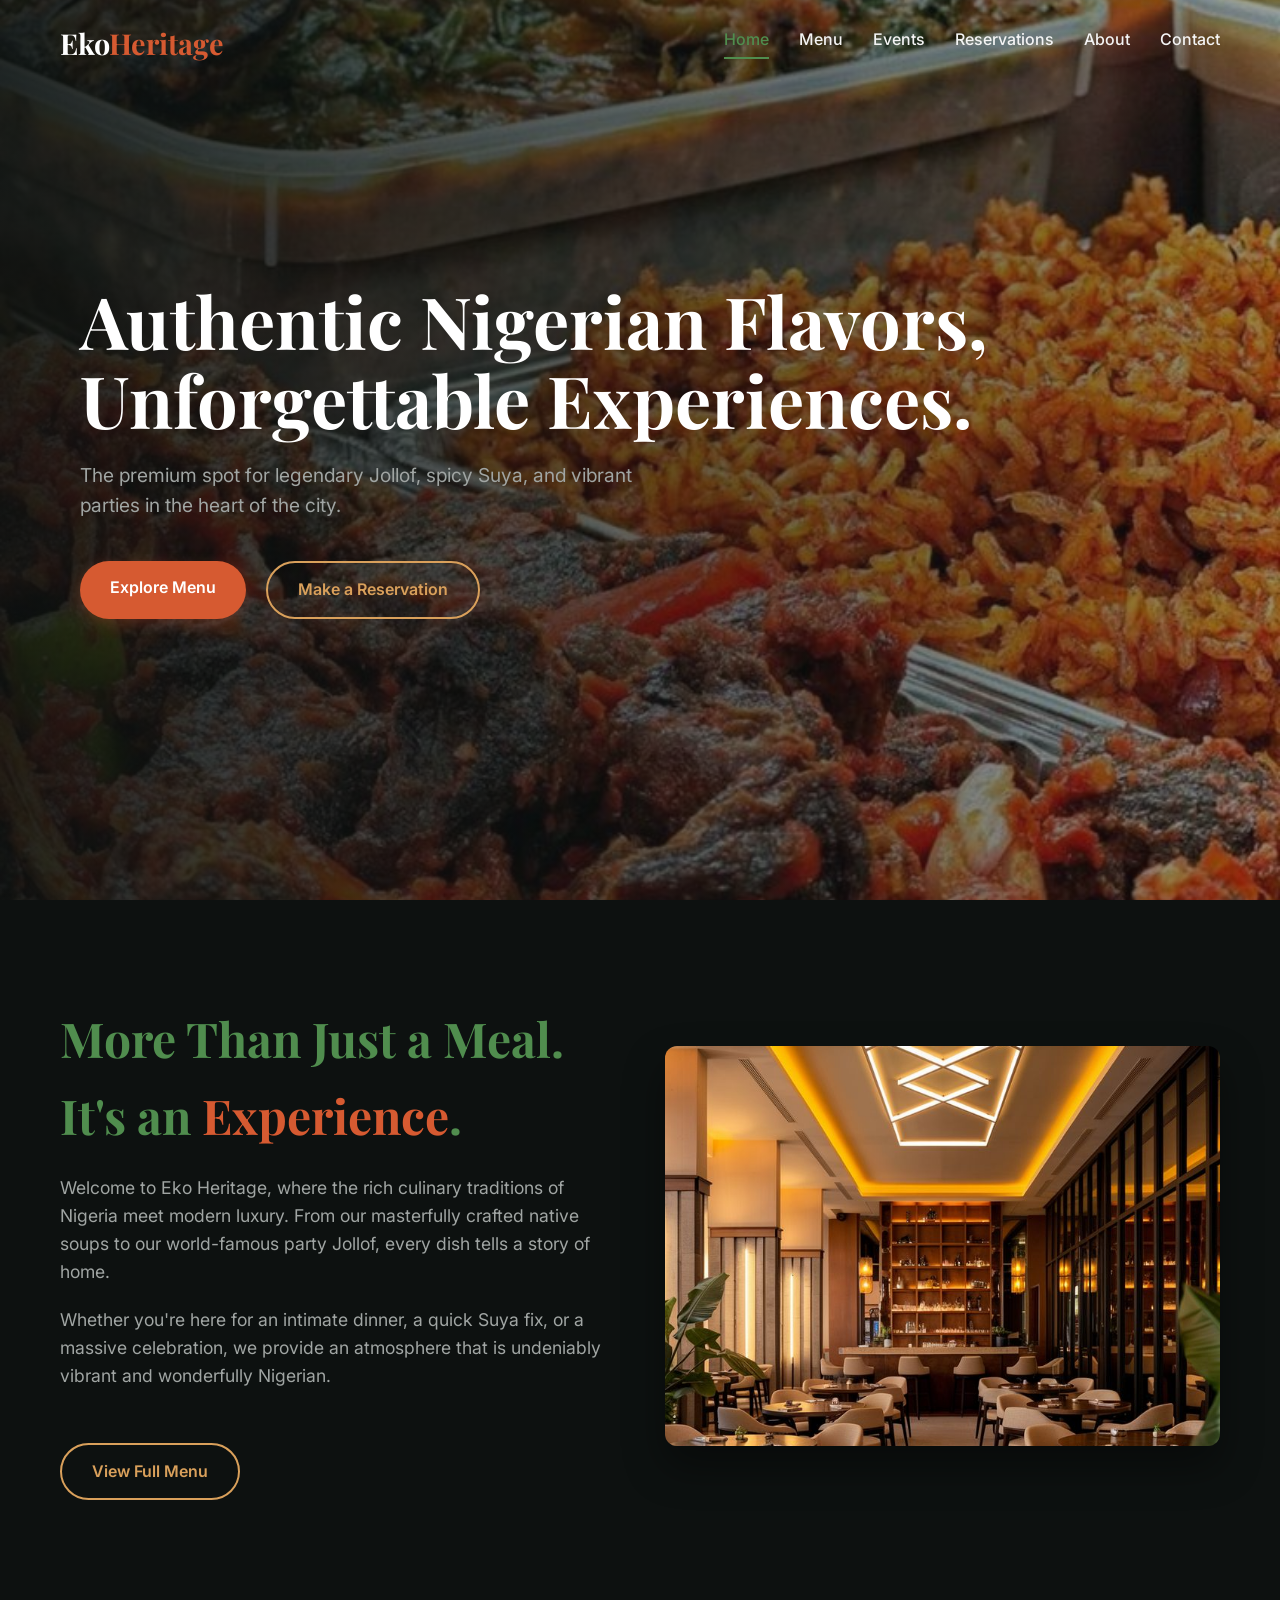
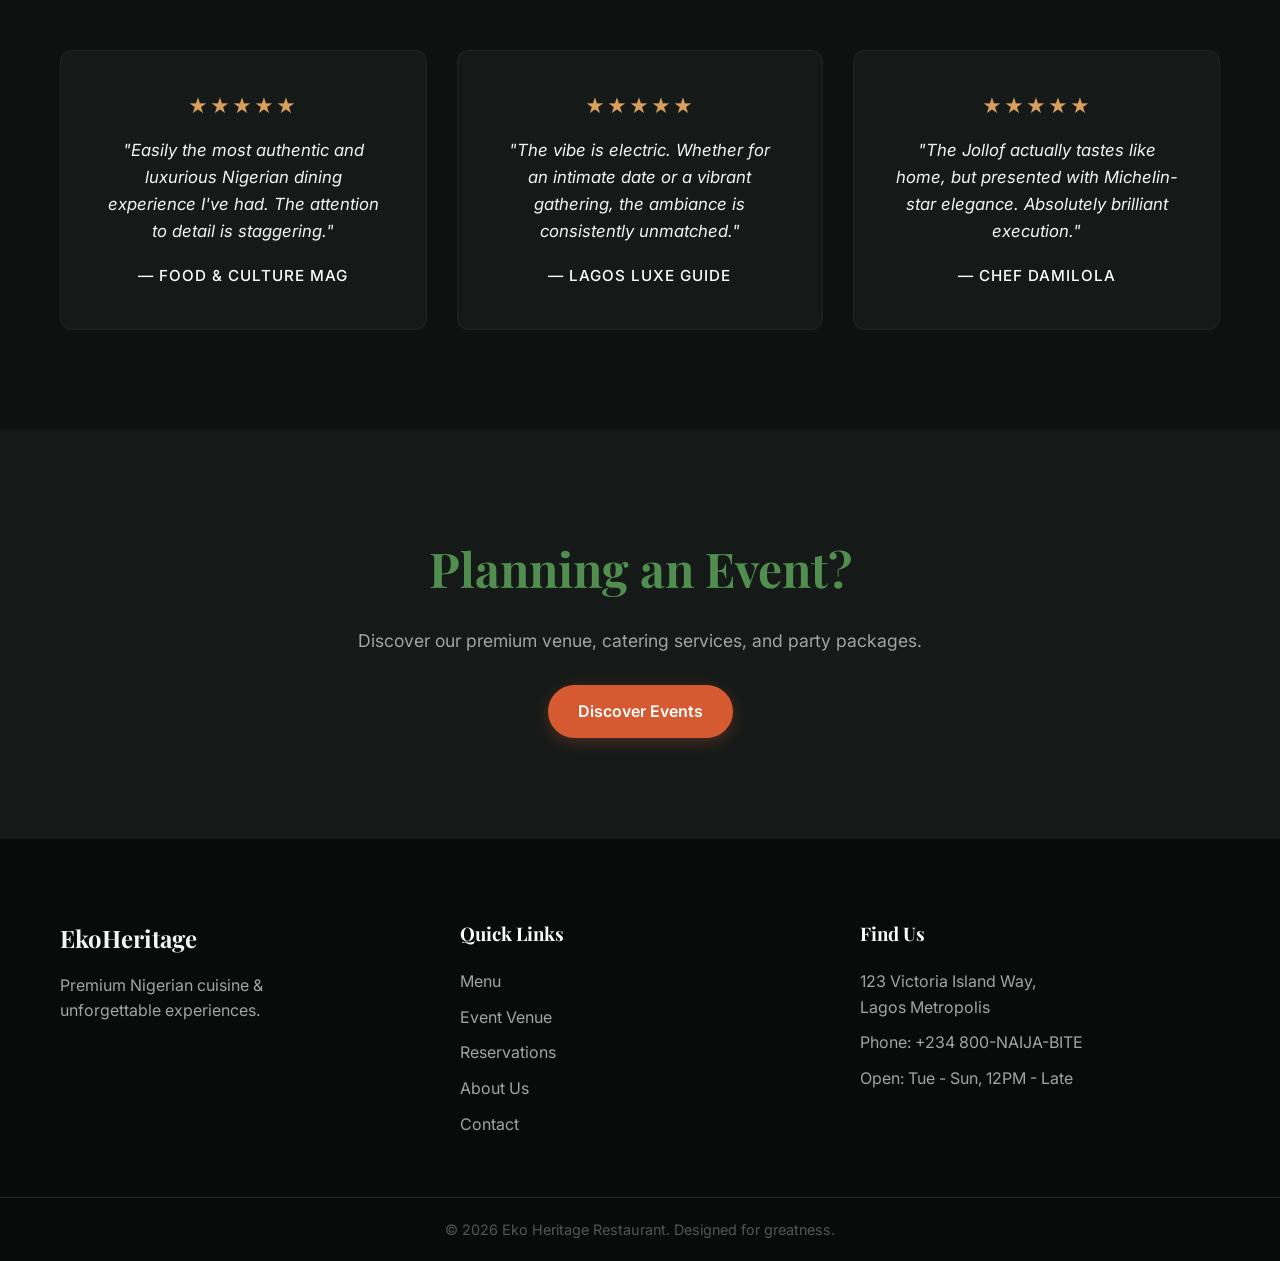
<file: index.html>
﻿<!DOCTYPE html>
<html lang="en">

<head>
    <meta charset="UTF-8">
    <meta name="viewport" content="width=device-width, initial-scale=1.0">
    <title>Eko Heritage | Premium Nigerian Restaurant & Lounge</title>

    <!-- Google Fonts -->
    <link rel="preconnect" href="https://fonts.googleapis.com">
    <link rel="preconnect" href="https://fonts.gstatic.com" crossorigin>
    <link
        href="https://fonts.googleapis.com/css2?family=Inter:wght@300;400;500;600&family=Playfair+Display:ital,wght@0,400;0,600;0,700;1,400&display=swap"
        rel="stylesheet">

    <!-- Styles -->
    <link rel="stylesheet" href="styles.css">
</head>

<body>

    <!-- Navigation -->
    <nav class="navbar" id="navbar">
        <div class="nav-container">
            <a href="index.html" class="logo">Eko<span>Heritage</span></a>

            <div class="nav-links">
                <a href="index.html" class="active">Home</a>
                <a href="menu.html">Menu</a>
                <a href="events.html">Events</a>
                <a href="reservations.html">Reservations</a>
                <a href="track-order.html" id="navActivityLink">My Activity</a>
                <a href="about.html">About</a>
                <a href="contact.html">Contact</a>
            </div>

            <div class="hamburger" id="hamburger">
                <span></span>
                <span></span>
                <span></span>
            </div>
        </div>
    </nav>

    <div class="mobile-menu" id="mobile-menu">
        <a href="index.html">Home</a>
        <a href="menu.html">Menu</a>
        <a href="events.html">Events</a>
        <a href="reservations.html">Reservations</a>
        <a href="track-order.html" id="mobileActivityLink">My Activity</a>
        <a href="about.html">About</a>
        <a href="contact.html">Contact</a>
    </div>

    <!-- Hero Section -->
    <section class="hero" id="home">
        <img src="images/herobackround.jpg" alt="Hero Background" class="hero-bg">
        <div class="hero-overlay"></div>
        <div class="hero-content reveal">
            <h1>Authentic Nigerian Flavors,<br>Unforgettable Experiences.</h1>
            <p>The premium spot for legendary Jollof, spicy Suya, and vibrant parties in the heart of the city.</p>
            <div class="hero-buttons">
                <a href="menu.html" class="btn btn-primary">Explore Menu</a>
                <a href="reservations.html" class="btn btn-outline">Make a Reservation</a>
            </div>
        </div>
    </section>

    <!-- About / Vibe Section -->
    <section class="about section" id="about">
        <div class="container layout-grid">
            <div class="about-text reveal fade-left">
                <h2 class="section-title">More Than Just a Meal.<br>It's an <span class="highlight">Experience</span>.
                </h2>
                <p>Welcome to Eko Heritage, where the rich culinary traditions of Nigeria meet modern luxury. From our
                    masterfully crafted native soups to our world-famous party Jollof, every dish tells a story of home.
                </p>
                <p>Whether you're here for an intimate dinner, a quick Suya fix, or a massive celebration, we provide an
                    atmosphere that is undeniably vibrant and wonderfully Nigerian.</p>
                <a href="menu.html" class="btn btn-outline mt-4">View Full Menu</a>
            </div>
            <div class="about-image-wrapper reveal fade-right">
                <!-- ADD YOUR RESTAURANT INTERIOR OR VIBE IMAGE HERE -->
                <img src="images/resturantinterior.jpg" alt="Restaurant Interior" class="image-box">
            </div>
        </div>
    </section>

    <!-- Reviews Section -->
    <section class="section" style="padding-top: 50px;">
        <div class="container" style="text-align: center;">
            <div class="reveal fade-up">
                <div style="display: grid; grid-template-columns: repeat(auto-fit, minmax(300px, 1fr)); gap: 30px;">
                    <div style="background: var(--bg-card); padding: 40px; border-radius: var(--radius); border: 1px solid rgba(255,255,255,0.05); transition: transform 0.3s ease;" onmouseover="this.style.transform='translateY(-5px)'" onmouseout="this.style.transform='translateY(0)'">
                        <div style="color: var(--secondary-color); font-size: 1.2rem; margin-bottom: 15px; letter-spacing: 2px;">★★★★★</div>
                        <p style="font-size: 1.05rem; font-style: italic; margin-bottom: 20px; line-height: 1.6;">"Easily the most authentic and luxurious Nigerian dining experience I've had. The attention to detail is staggering."</p>
                        <h4 style="color: #fff; font-family: var(--font-body); font-weight: 500; font-size: 0.95rem; text-transform: uppercase; letter-spacing: 1px;">— Food & Culture Mag</h4>
                    </div>
                    <div style="background: var(--bg-card); padding: 40px; border-radius: var(--radius); border: 1px solid rgba(255,255,255,0.05); transition: transform 0.3s ease;" onmouseover="this.style.transform='translateY(-5px)'" onmouseout="this.style.transform='translateY(0)'">
                        <div style="color: var(--secondary-color); font-size: 1.2rem; margin-bottom: 15px; letter-spacing: 2px;">★★★★★</div>
                        <p style="font-size: 1.05rem; font-style: italic; margin-bottom: 20px; line-height: 1.6;">"The vibe is electric. Whether for an intimate date or a vibrant gathering, the ambiance is consistently unmatched."</p>
                        <h4 style="color: #fff; font-family: var(--font-body); font-weight: 500; font-size: 0.95rem; text-transform: uppercase; letter-spacing: 1px;">— Lagos Luxe Guide</h4>
                    </div>
                    <div style="background: var(--bg-card); padding: 40px; border-radius: var(--radius); border: 1px solid rgba(255,255,255,0.05); transition: transform 0.3s ease;" onmouseover="this.style.transform='translateY(-5px)'" onmouseout="this.style.transform='translateY(0)'">
                        <div style="color: var(--secondary-color); font-size: 1.2rem; margin-bottom: 15px; letter-spacing: 2px;">★★★★★</div>
                        <p style="font-size: 1.05rem; font-style: italic; margin-bottom: 20px; line-height: 1.6;">"The Jollof actually tastes like home, but presented with Michelin-star elegance. Absolutely brilliant execution."</p>
                        <h4 style="color: #fff; font-family: var(--font-body); font-weight: 500; font-size: 0.95rem; text-transform: uppercase; letter-spacing: 1px;">— Chef Damilola</h4>
                    </div>
                </div>
            </div>
        </div>
    </section>

    <!-- Teaser Section (Replaces full sections) -->
    <section class="teaser section" style="background-color: var(--bg-card); text-align: center;">
        <div class="container reveal fade-up">
            <h2 class="section-title">Planning an Event?</h2>
            <p style="color: var(--text-muted); margin-bottom: 30px; font-size: 1.1rem;">Discover our premium venue,
                catering services, and party packages.</p>
            <a href="events.html" class="btn btn-primary">Discover Events</a>
        </div>
    </section>

    <!-- Footer -->
    <footer class="footer">
        <div class="container footer-grid">
            <div class="footer-brand">
                <h2>Eko<span>Heritage</span></h2>
                <p>Premium Nigerian cuisine & unforgettable experiences.</p>
            </div>

            <div class="footer-links">
                <h3>Quick Links</h3>
                <a href="menu.html">Menu</a>
                <a href="events.html">Event Venue</a>
                <a href="reservations.html">Reservations</a>
                <a href="about.html">About Us</a>
                <a href="contact.html">Contact</a>
            </div>

            <div class="footer-contact">
                <h3>Find Us</h3>
                <p>123 Victoria Island Way,<br>Lagos Metropolis</p>
                <p>Phone: +234 800-NAIJA-BITE</p>
                <p>Open: Tue - Sun, 12PM - Late</p>
            </div>
        </div>
        <div class="footer-bottom">
            <p>&copy; 2026 Eko Heritage Restaurant. Designed for greatness.</p>
        </div>
    </footer>

    <!-- Script -->
    <script src="script.js"></script>
</body>

</html>
</file>
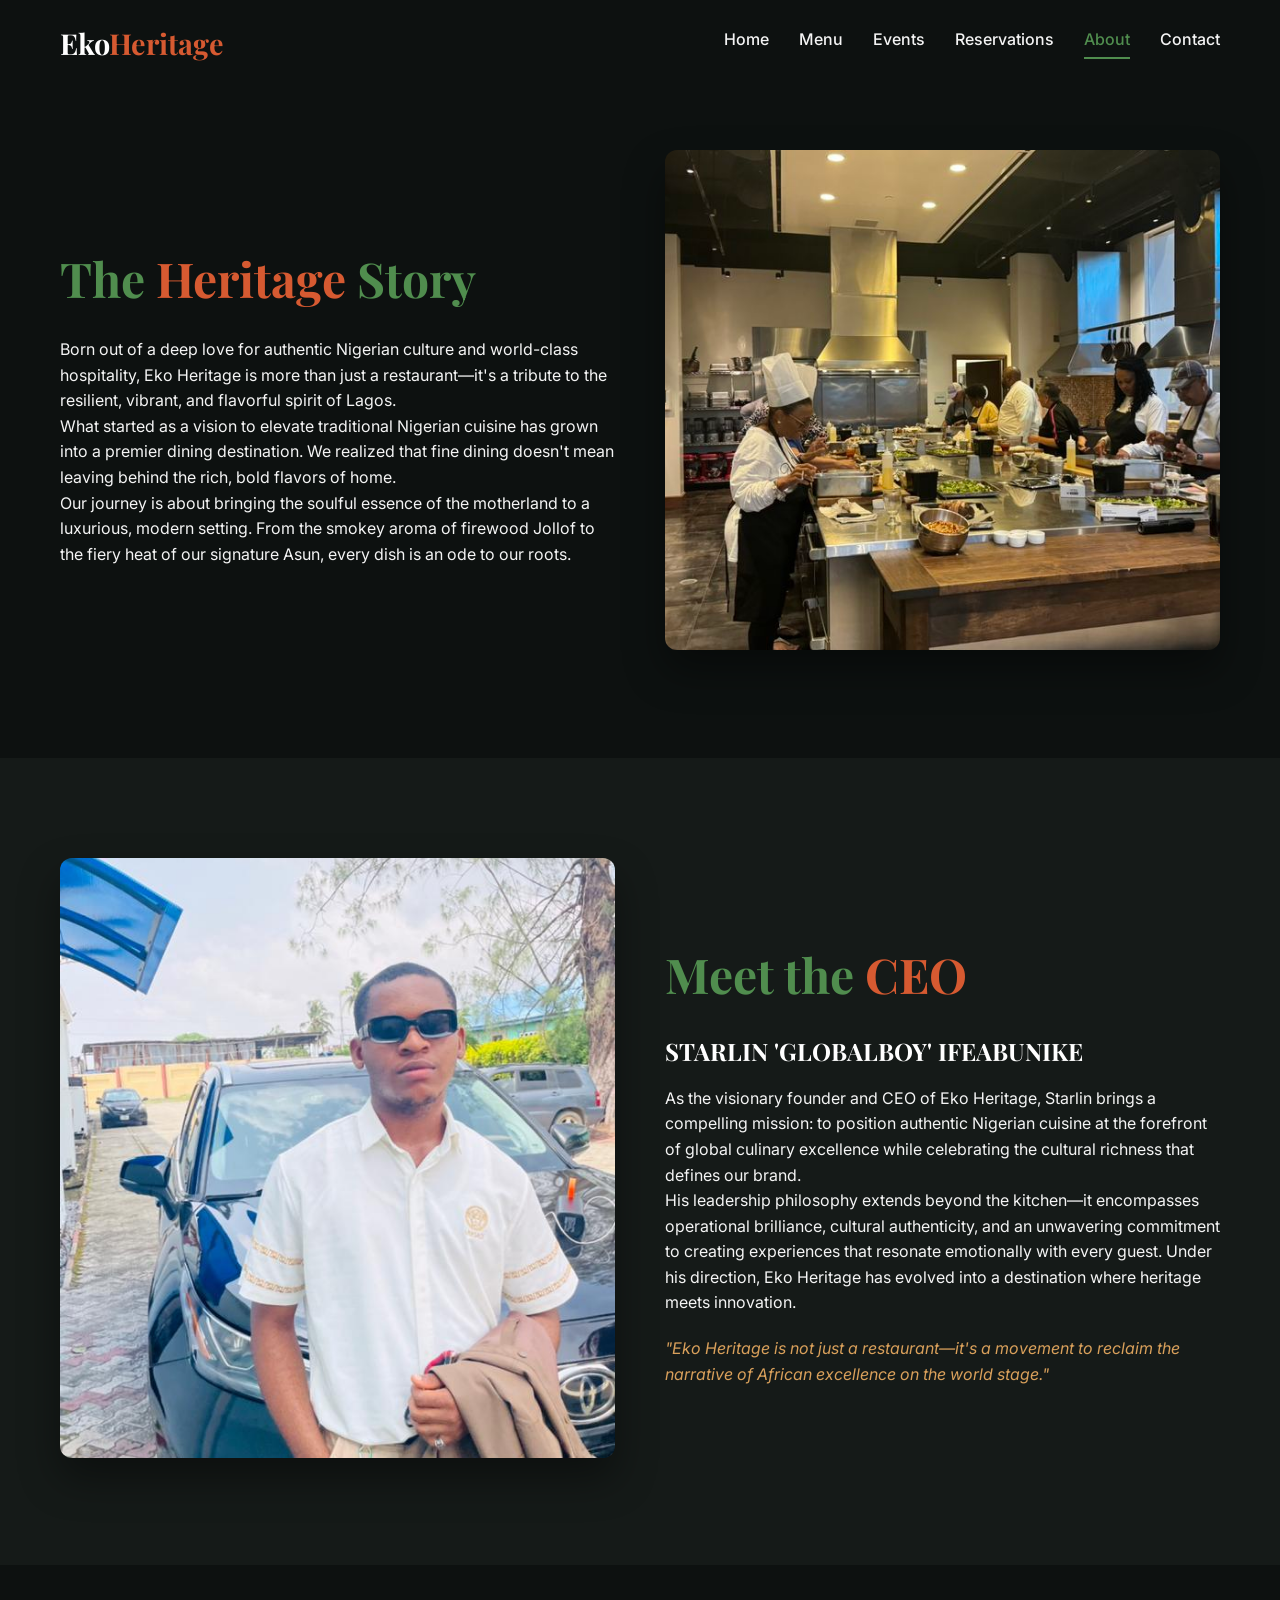
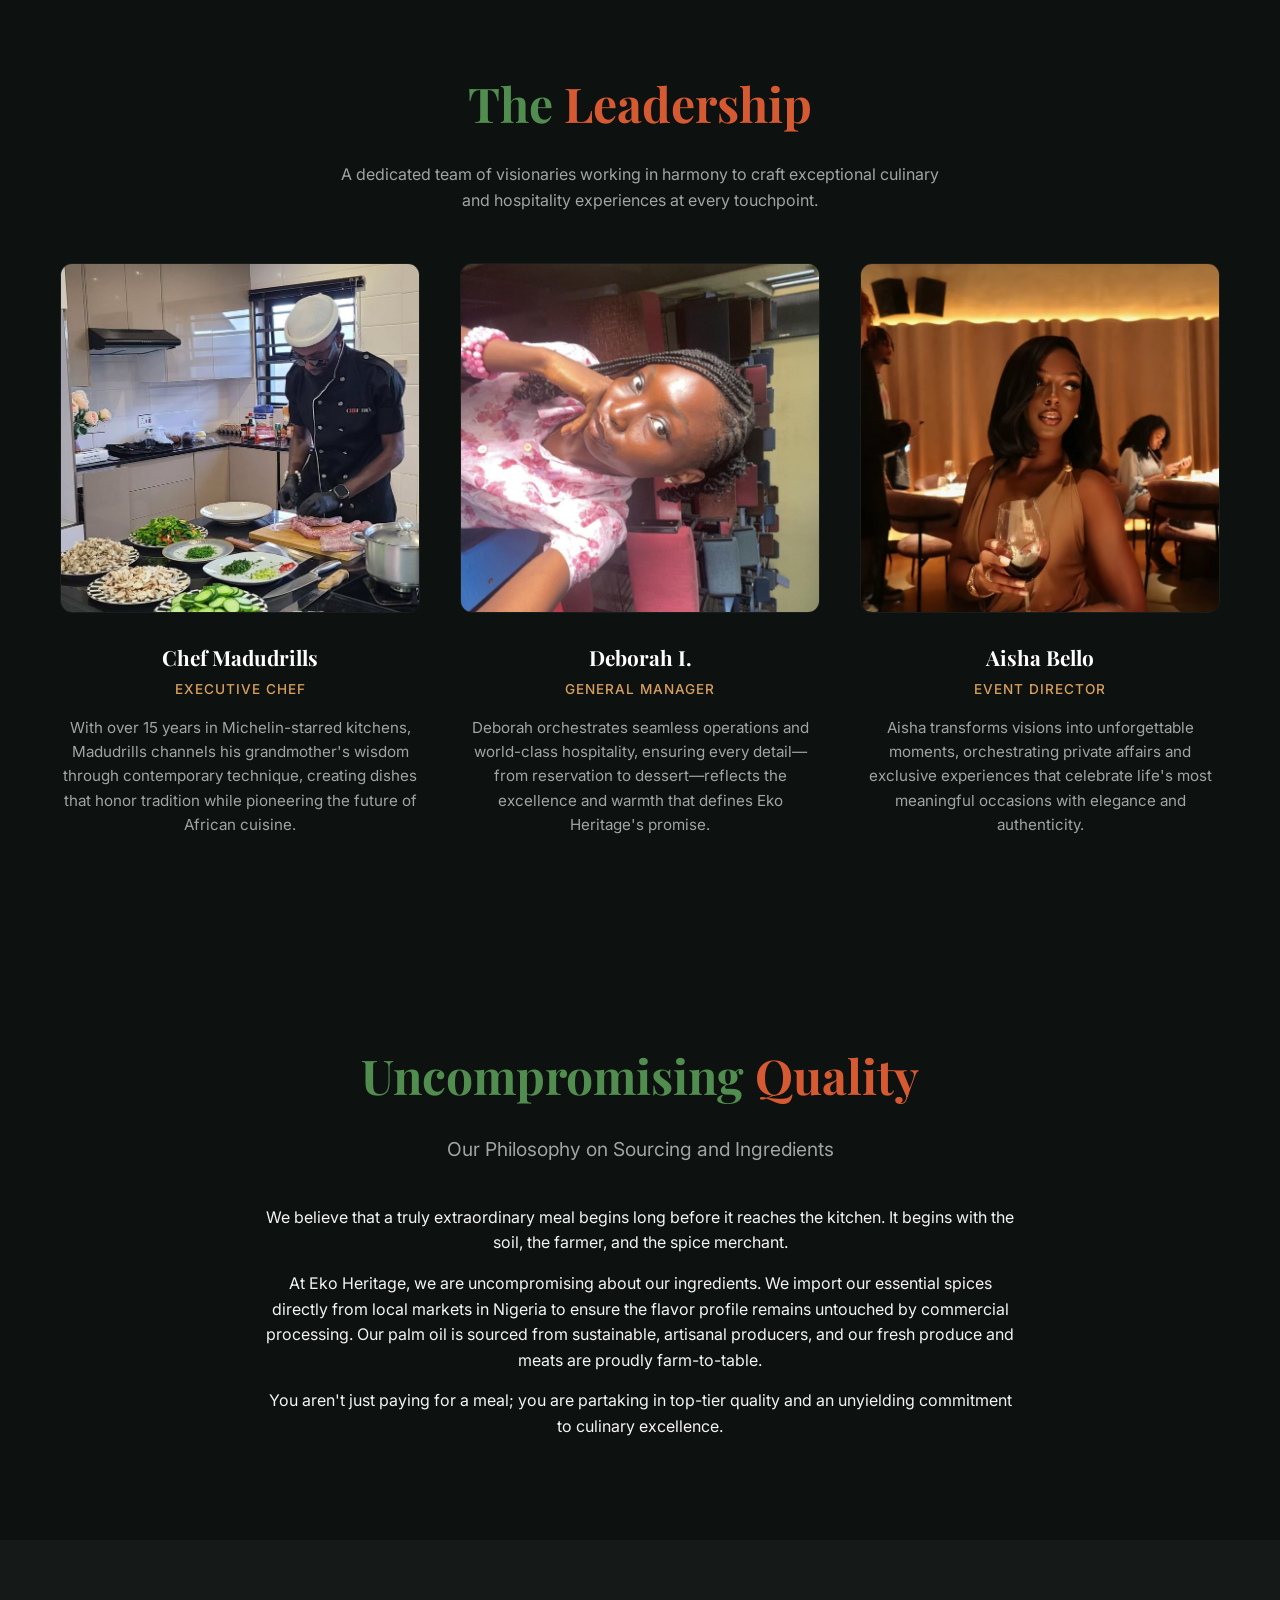
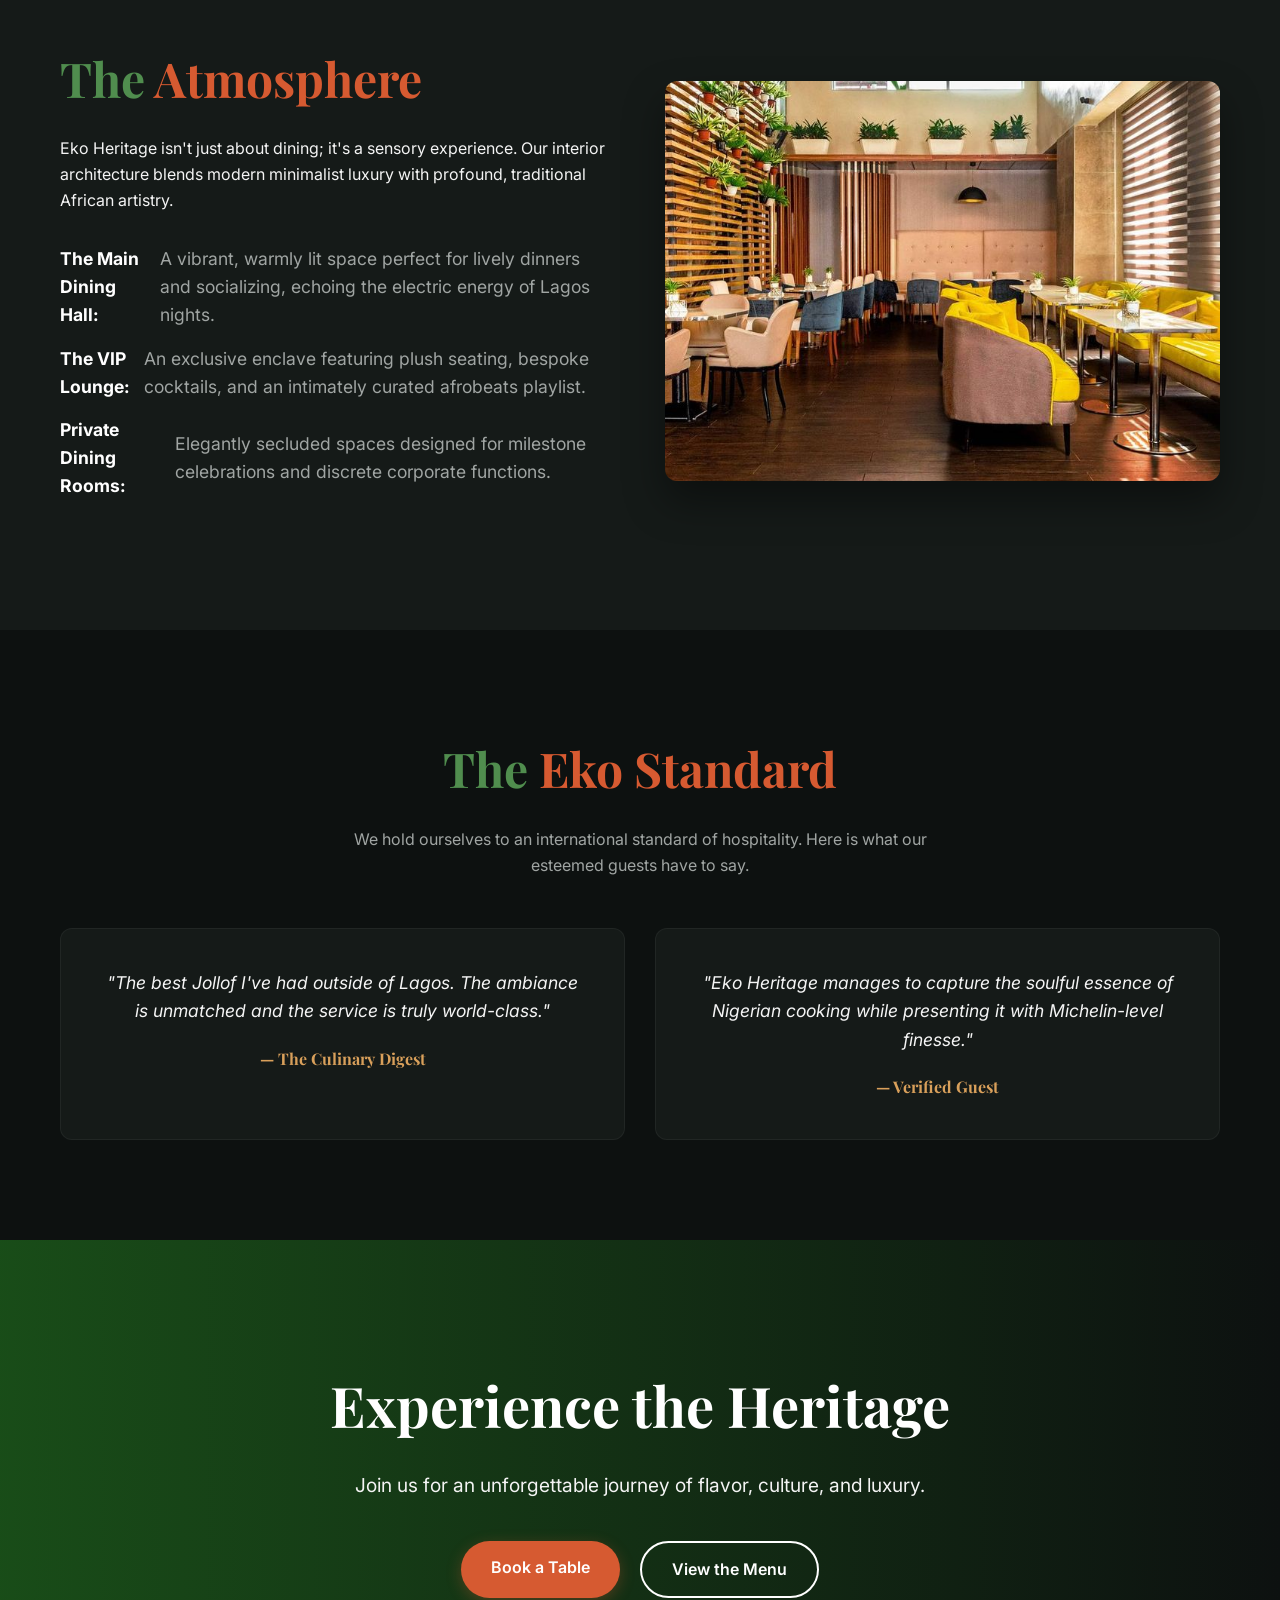
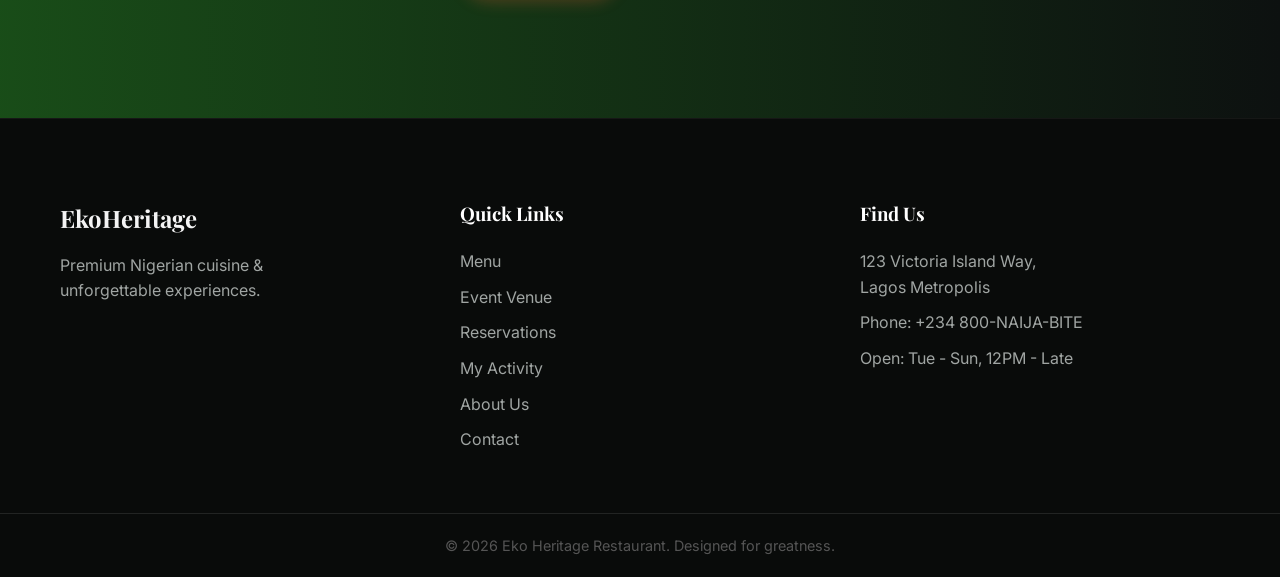
<file: about.html>
<!DOCTYPE html>
<html lang="en">
<head>
    <meta charset="UTF-8">
    <meta name="viewport" content="width=device-width, initial-scale=1.0">
    <title>About Us | Eko Heritage</title>
    <link rel="preconnect" href="https://fonts.googleapis.com">
    <link rel="preconnect" href="https://fonts.gstatic.com" crossorigin>
    <link href="https://fonts.googleapis.com/css2?family=Inter:wght@300;400;500;600&family=Playfair+Display:ital,wght@0,400;0,600;0,700;1,400&display=swap" rel="stylesheet">
    <link rel="stylesheet" href="styles.css">
</head>
<body>
    <!-- Navigation -->
    <nav class="navbar scrolled" id="navbar">
        <div class="nav-container">
            <a href="index.html" class="logo">Eko<span>Heritage</span></a>
            
            <div class="nav-links">
                <a href="index.html">Home</a>
                <a href="menu.html">Menu</a>
                <a href="events.html">Events</a>
                <a href="reservations.html">Reservations</a>
                <a href="track-order.html" id="navActivityLink">My Activity</a>
                <a href="about.html" class="active">About</a>
                <a href="contact.html">Contact</a>
            </div>
            
            <div class="hamburger" id="hamburger">
                <span></span>
                <span></span>
                <span></span>
            </div>
        </div>
    </nav>
    
    <!-- Mobile Menu -->
    <div class="mobile-menu" id="mobile-menu">
        <a href="index.html">Home</a>
        <a href="menu.html">Menu</a>
        <a href="events.html">Events</a>
        <a href="reservations.html">Reservations</a>
        <a href="track-order.html" id="mobileActivityLink">My Activity</a>
        <a href="about.html">About</a>
        <a href="contact.html">Contact</a>
    </div>

    <!-- 1. Our Story Section -->
    <section class="section subpage-top" id="story">
        <div class="container layout-grid">
            <div class="reveal fade-right">
                <h2 class="section-title">The <span class="highlight">Heritage</span> Story</h2>
                <p>Born out of a deep love for authentic Nigerian culture and world-class hospitality, Eko Heritage is more than just a restaurant—it's a tribute to the resilient, vibrant, and flavorful spirit of Lagos.</p>
                <p>What started as a vision to elevate traditional Nigerian cuisine has grown into a premier dining destination. We realized that fine dining doesn't mean leaving behind the rich, bold flavors of home.</p>
                <p>Our journey is about bringing the soulful essence of the motherland to a luxurious, modern setting. From the smokey aroma of firewood Jollof to the fiery heat of our signature Asun, every dish is an ode to our roots.</p>
            </div>
            <div class="reveal fade-left">
                <!-- ADD YOUR STORY IMAGE HERE -->
                <img src="images/storyvisionary.jpg" alt="The Eko Heritage Story" class="image-box" style="height: 500px;">
            </div>
        </div>
    </section>

    <!-- 2. Meet the CEO Section -->
    <section class="section" id="chef" style="background-color: var(--bg-card);">
        <div class="container layout-grid">
            <div class="reveal fade-right" style="order: 2;">
                <h2 class="section-title">Meet the <span class="highlight">CEO</span></h2>
                <h3 style="font-size: 1.5rem; margin-bottom: 15px; color: #fff;">STARLIN 'GLOBALBOY' IFEABUNIKE</h3>
                <p>As the visionary founder and CEO of Eko Heritage, Starlin brings a compelling mission: to position authentic Nigerian cuisine at the forefront of global culinary excellence while celebrating the cultural richness that defines our brand.</p>
                <p>His leadership philosophy extends beyond the kitchen—it encompasses operational brilliance, cultural authenticity, and an unwavering commitment to creating experiences that resonate emotionally with every guest. Under his direction, Eko Heritage has evolved into a destination where heritage meets innovation.</p>
                <p style="font-style: italic; color: var(--secondary-color); margin-top: 20px;">"Eko Heritage is not just a restaurant—it's a movement to reclaim the narrative of African excellence on the world stage."</p>
            </div>
            <div class="reveal fade-left" style="order: 1;">
                <!-- CEO PORTRAIT -->
                <img src="images/starlinavatar.jpeg" alt="STARLIN 'GLOBALBOY' IFEABUNIKE - CEO" class="image-box" style="height: 600px;">
            </div>
        </div>
    </section>

    <!-- Leadership Team Section -->
    <section class="section" id="team" style="background-color: var(--bg-dark);">
        <div class="container" style="text-align: center;">
            <div class="reveal fade-up">
                <h2 class="section-title">The <span class="highlight">Leadership</span></h2>
                <p style="max-width: 600px; margin: 0 auto 50px; color: var(--text-muted);">A dedicated team of visionaries working in harmony to craft exceptional culinary and hospitality experiences at every touchpoint.</p>
                
                <div style="display: grid; grid-template-columns: repeat(auto-fit, minmax(280px, 1fr)); gap: 40px; margin-top: 40px;">
                    <!-- Team Member 1: Chef -->
                    <div style="background: transparent; transition: transform 0.3s ease;" onmouseover="this.style.transform='translateY(-5px)'" onmouseout="this.style.transform='translateY(0)'">
                        <img src="images/CHEFSWAG.jpg" alt="Executive Chef" style="width: 100%; height: 350px; object-fit: cover; border-radius: var(--radius); margin-bottom: 20px; border: 1px solid rgba(255,255,255,0.05);">
                        <h3 style="color: #fff; font-size: 1.3rem; margin-bottom: 5px; font-family: var(--font-heading);">Chef Madudrills</h3>
                        <p style="color: var(--secondary-color); font-weight: 500; font-size: 0.85rem; margin-bottom: 15px; text-transform: uppercase; letter-spacing: 1px;">Executive Chef</p>
                        <p style="color: var(--text-muted); font-size: 0.95rem; line-height: 1.6;">With over 15 years in Michelin-starred kitchens, Madudrills channels his grandmother's wisdom through contemporary technique, creating dishes that honor tradition while pioneering the future of African cuisine.</p>
                    </div>
                    <!-- Team Member 2: General Manager -->
                    <div style="background: transparent; transition: transform 0.3s ease;" onmouseover="this.style.transform='translateY(-5px)'" onmouseout="this.style.transform='translateY(0)'">
                        <img src="images/deborahreview.jpeg" alt="General Manager" style="width: 100%; height: 350px; object-fit: cover; border-radius: var(--radius); margin-bottom: 20px; border: 1px solid rgba(255,255,255,0.05);">
                        <h3 style="color: #fff; font-size: 1.3rem; margin-bottom: 5px; font-family: var(--font-heading);">Deborah I.</h3>
                        <p style="color: var(--secondary-color); font-weight: 500; font-size: 0.85rem; margin-bottom: 15px; text-transform: uppercase; letter-spacing: 1px;">General Manager</p>
                        <p style="color: var(--text-muted); font-size: 0.95rem; line-height: 1.6;">Deborah orchestrates seamless operations and world-class hospitality, ensuring every detail—from reservation to dessert—reflects the excellence and warmth that defines Eko Heritage's promise.</p>
                    </div>
                    <!-- Team Member 3: Event Director -->
                    <div style="background: transparent; transition: transform 0.3s ease;" onmouseover="this.style.transform='translateY(-5px)'" onmouseout="this.style.transform='translateY(0)'">
                        <img src="images/evedirector.jpg" alt="Event Director" style="width: 100%; height: 350px; object-fit: cover; border-radius: var(--radius); margin-bottom: 20px; border: 1px solid rgba(255,255,255,0.05);">
                        <h3 style="color: #fff; font-size: 1.3rem; margin-bottom: 5px; font-family: var(--font-heading);">Aisha Bello</h3>
                        <p style="color: var(--secondary-color); font-weight: 500; font-size: 0.85rem; margin-bottom: 15px; text-transform: uppercase; letter-spacing: 1px;">Event Director</p>
                        <p style="color: var(--text-muted); font-size: 0.95rem; line-height: 1.6;">Aisha transforms visions into unforgettable moments, orchestrating private affairs and exclusive experiences that celebrate life's most meaningful occasions with elegance and authenticity.</p>
                    </div>
                </div>
            </div>
        </div>
    </section>

    <!-- 3. Our Philosophy Section -->
    <section class="section" id="philosophy">
        <div class="container" style="text-align: center; max-width: 800px;">
            <div class="reveal fade-up">
                <h2 class="section-title">Uncompromising <span class="highlight">Quality</span></h2>
                <p style="font-size: 1.2rem; color: var(--text-muted); margin-bottom: 40px;">Our Philosophy on Sourcing and Ingredients</p>
                <p>We believe that a truly extraordinary meal begins long before it reaches the kitchen. It begins with the soil, the farmer, and the spice merchant.</p>
                <p style="margin-top: 15px;">At Eko Heritage, we are uncompromising about our ingredients. We import our essential spices directly from local markets in Nigeria to ensure the flavor profile remains untouched by commercial processing. Our palm oil is sourced from sustainable, artisanal producers, and our fresh produce and meats are proudly farm-to-table.</p>
                <p style="margin-top: 15px;">You aren't just paying for a meal; you are partaking in top-tier quality and an unyielding commitment to culinary excellence.</p>
            </div>
        </div>
    </section>

    <!-- 4. The Atmosphere Section -->
    <section class="section" id="atmosphere" style="background-color: var(--bg-card);">
        <div class="container layout-grid">
            <div class="reveal fade-right">
                <h2 class="section-title">The <span class="highlight">Atmosphere</span></h2>
                <p>Eko Heritage isn't just about dining; it's a sensory experience. Our interior architecture blends modern minimalist luxury with profound, traditional African artistry.</p>
                <ul class="features-list mt-4" style="color: var(--text-muted);">
                    <li><strong style="color: #fff;">The Main Dining Hall:</strong> A vibrant, warmly lit space perfect for lively dinners and socializing, echoing the electric energy of Lagos nights.</li>
                    <li style="margin-top: 15px;"><strong style="color: #fff;">The VIP Lounge:</strong> An exclusive enclave featuring plush seating, bespoke cocktails, and an intimately curated afrobeats playlist.</li>
                    <li style="margin-top: 15px;"><strong style="color: #fff;">Private Dining Rooms:</strong> Elegantly secluded spaces designed for milestone celebrations and discrete corporate functions.</li>
                </ul>
            </div>
            <div class="reveal fade-left">
                <!-- ADD INTERIOR/ATMOSPHERE IMAGE HERE -->
                <img src="images/INTERIOR2.jpg" alt="Restaurant Interior" class="image-box" style="height: 400px;">
            </div>
        </div>
    </section>

    <!-- 5. Press & Standard Section -->
    <section class="section" id="standard">
        <div class="container" style="text-align: center;">
            <div class="reveal fade-up">
                <h2 class="section-title">The <span class="highlight">Eko Standard</span></h2>
                <p style="max-width: 600px; margin: 0 auto 50px; color: var(--text-muted);">We hold ourselves to an international standard of hospitality. Here is what our esteemed guests have to say.</p>
                
                <div style="display: grid; grid-template-columns: repeat(auto-fit, minmax(300px, 1fr)); gap: 30px;">
                    <div style="background: var(--bg-card); padding: 40px; border-radius: var(--radius); border: 1px solid rgba(255,255,255,0.05); transition: transform 0.3s ease;" onmouseover="this.style.transform='translateY(-5px)'" onmouseout="this.style.transform='translateY(0)'">
                        <p style="font-size: 1.1rem; font-style: italic; margin-bottom: 20px;">"The best Jollof I've had outside of Lagos. The ambiance is unmatched and the service is truly world-class."</p>
                        <h4 style="color: var(--secondary-color);">— The Culinary Digest</h4>
                    </div>
                    <div style="background: var(--bg-card); padding: 40px; border-radius: var(--radius); border: 1px solid rgba(255,255,255,0.05); transition: transform 0.3s ease;" onmouseover="this.style.transform='translateY(-5px)'" onmouseout="this.style.transform='translateY(0)'">
                        <p style="font-size: 1.1rem; font-style: italic; margin-bottom: 20px;">"Eko Heritage manages to capture the soulful essence of Nigerian cooking while presenting it with Michelin-level finesse."</p>
                        <h4 style="color: var(--secondary-color);">— Verified Guest</h4>
                    </div>
                </div>
            </div>
        </div>
    </section>

    <!-- 6. Call to Action Section -->
    <section class="section" id="cta" style="background: linear-gradient(to right, rgba(26, 83, 25, 0.9), rgba(13, 17, 16, 0.9)), url('https://placehold.co/1920x600/151A18/333333?text=Premium+Dining') center/cover fixed; text-align: center; padding: 120px 20px;">
        <div class="container reveal fade-up">
            <h2 style="font-size: 3.5rem; color: #fff; margin-bottom: 20px; font-family: var(--font-heading);">Experience the Heritage</h2>
            <p style="font-size: 1.2rem; color: #f4f4f4; margin-bottom: 40px; max-width: 600px; margin-left: auto; margin-right: auto;">Join us for an unforgettable journey of flavor, culture, and luxury.</p>
            <div style="display: flex; gap: 20px; justify-content: center; flex-wrap: wrap;">
                <a href="reservations.html" class="btn btn-primary">Book a Table</a>
                <a href="menu.html" style="background: transparent; border: 2px solid #fff; color: #fff;" class="btn btn-outline" onmouseover="this.style.background='#fff'; this.style.color='#000';" onmouseout="this.style.background='transparent'; this.style.color='#fff';">View the Menu</a>
            </div>
        </div>
    </section>

    <!-- Footer -->
    <footer class="footer">
        <div class="container footer-grid">
            <div class="footer-brand">
                <h2>Eko<span>Heritage</span></h2>
                <p>Premium Nigerian cuisine & unforgettable experiences.</p>
            </div>
            <div class="footer-links">
                <h3>Quick Links</h3>
                <a href="menu.html">Menu</a>
                <a href="events.html">Event Venue</a>
                <a href="reservations.html">Reservations</a>
                <a href="track-order.html">My Activity</a>
                <a href="about.html">About Us</a>
                <a href="contact.html">Contact</a>
            </div>
            <div class="footer-contact">
                <h3>Find Us</h3>
                <p>123 Victoria Island Way,<br>Lagos Metropolis</p>
                <p>Phone: +234 800-NAIJA-BITE</p>
                <p>Open: Tue - Sun, 12PM - Late</p>
            </div>
        </div>
        <div class="footer-bottom">
            <p>&copy; 2026 Eko Heritage Restaurant. Designed for greatness.</p>
        </div>
    </footer>

    <script src="script.js"></script>
</body>
</html>
</file>
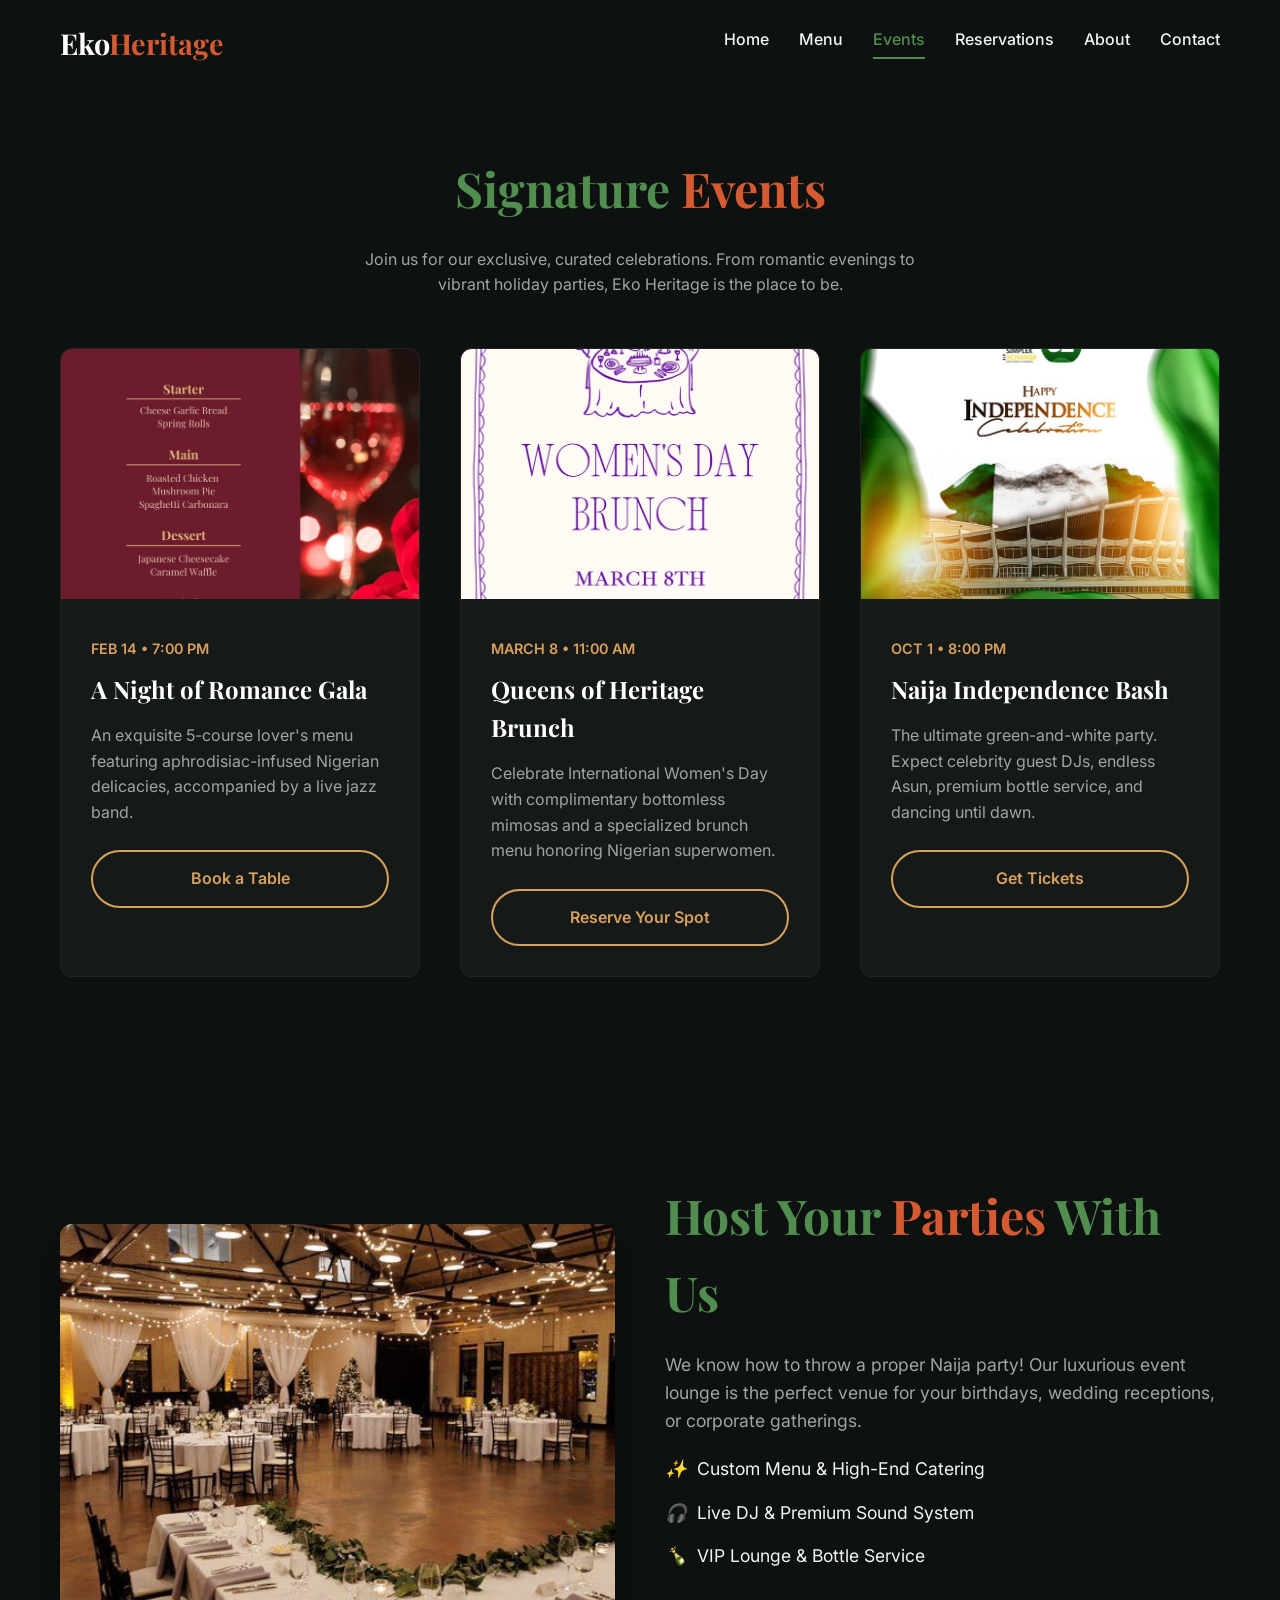
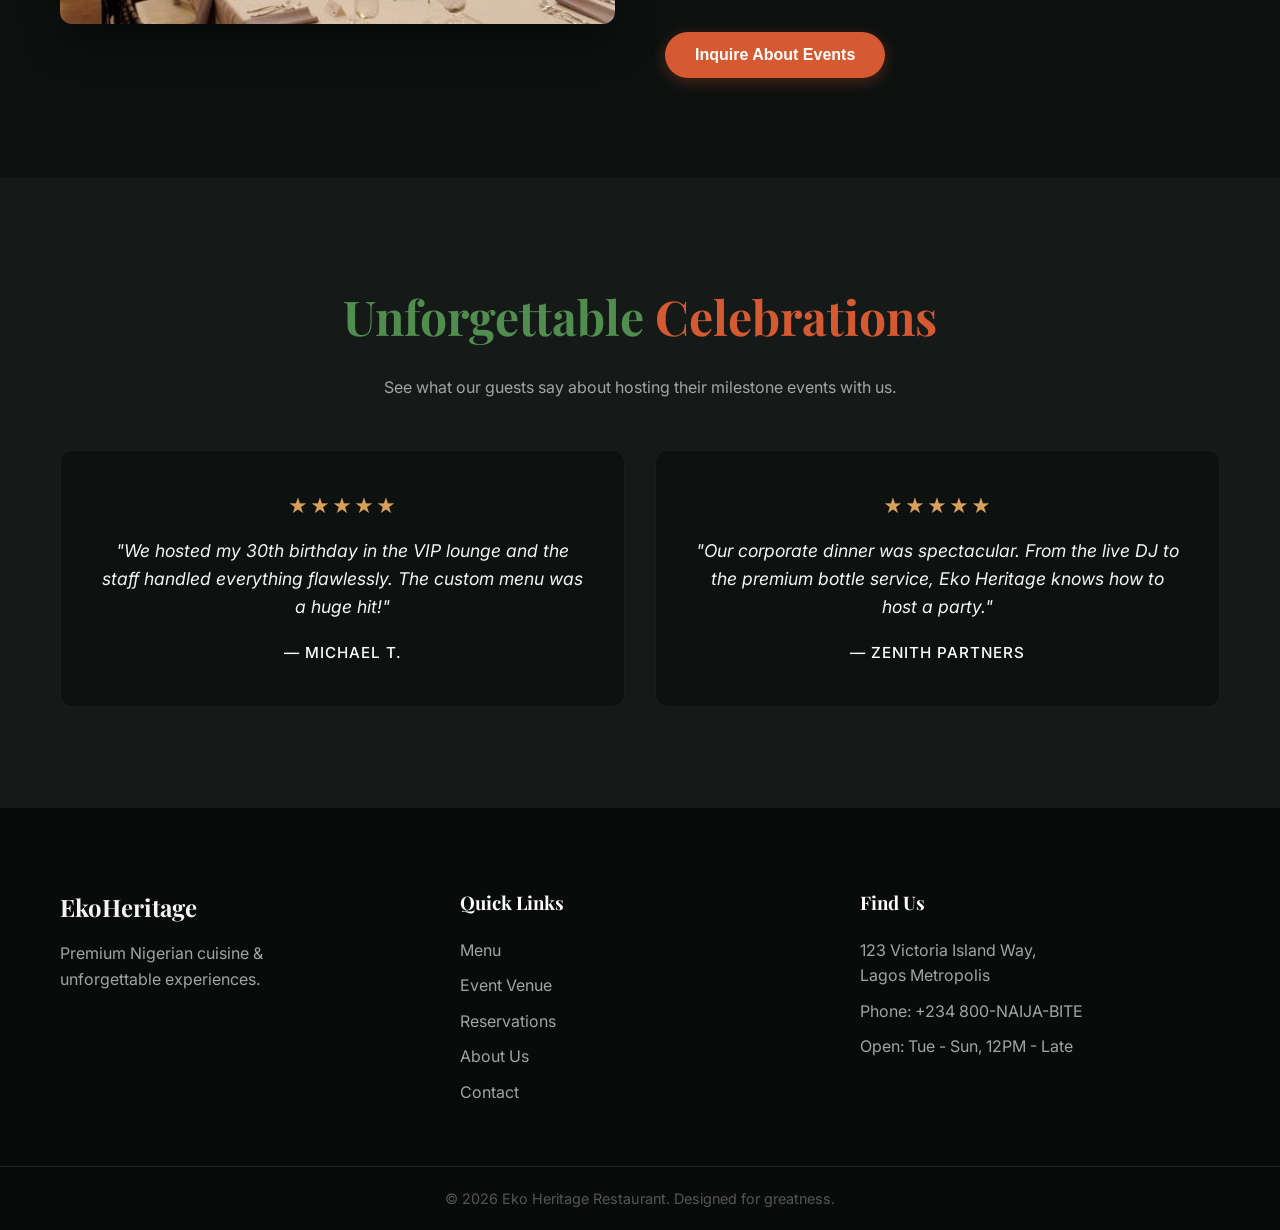
<file: events.html>
﻿<!DOCTYPE html>
<html lang="en">
<head>
    <meta charset="UTF-8">
    <meta name="viewport" content="width=device-width, initial-scale=1.0">
    <title>Events & Parties | Eko Heritage</title>
    <link rel="preconnect" href="https://fonts.googleapis.com">
    <link rel="preconnect" href="https://fonts.gstatic.com" crossorigin>
    <link href="https://fonts.googleapis.com/css2?family=Inter:wght@300;400;500;600&family=Playfair+Display:ital,wght@0,400;0,600;0,700;1,400&display=swap" rel="stylesheet">
    <link rel="stylesheet" href="styles.css">
</head>
<body>

    <!-- Navigation -->
    <nav class="navbar scrolled" id="navbar">
        <div class="nav-container">
            <a href="index.html" class="logo">Eko<span>Heritage</span></a>
            
            <div class="nav-links">
                <a href="index.html">Home</a>
                <a href="menu.html">Menu</a>
                <a href="events.html" class="active">Events</a> <!-- Wait, events.html doesn't have active originally in nav-links? Let me check grep -->
                <a href="reservations.html">Reservations</a>
                <a href="track-order.html" id="navActivityLink">My Activity</a>
                <a href="about.html">About</a>
                <a href="contact.html">Contact</a>
            </div>
            
            <div class="hamburger" id="hamburger">
                <span></span>
                <span></span>
                <span></span>
            </div>
        </div>
    </nav>
    
    <div class="mobile-menu" id="mobile-menu">
        <a href="index.html">Home</a>
        <a href="menu.html">Menu</a>
        <a href="events.html">Events</a>
        <a href="reservations.html">Reservations</a>
        <a href="track-order.html" id="mobileActivityLink">My Activity</a>
        <a href="about.html">About</a>
        <a href="contact.html">Contact</a>
    </div>

    <!-- Signature Events Calendar -->
    <section class="section subpage-top" id="calendar">
        <div class="container" style="text-align: center;">
            <div class="reveal fade-up">
                <h2 class="section-title">Signature <span class="highlight">Events</span></h2>
                <p style="max-width: 600px; margin: 0 auto 50px; color: var(--text-muted);">Join us for our exclusive, curated celebrations. From romantic evenings to vibrant holiday parties, Eko Heritage is the place to be.</p>
                
                <div style="display: grid; grid-template-columns: repeat(auto-fit, minmax(320px, 1fr)); gap: 40px;">
                    <!-- Event 1: Valentine's -->
                    <div style="background: var(--bg-card); border-radius: var(--radius); overflow: hidden; border: 1px solid rgba(255,255,255,0.05); text-align: left; transition: transform 0.3s ease;" onmouseover="this.style.transform='translateY(-5px)'" onmouseout="this.style.transform='translateY(0)'">
                        <img src="images/valentine'sdayceleb.jpg" alt="Valentine's Day Gala" style="width: 100%; height: 250px; object-fit: cover;">
                        <div style="padding: 30px;">
                            <div style="color: var(--secondary-color); font-weight: 600; font-size: 0.9rem; margin-bottom: 10px; text-transform: uppercase;">Feb 14 • 7:00 PM</div>
                            <h3 style="color: #fff; font-size: 1.5rem; margin-bottom: 15px; font-family: var(--font-heading);">A Night of Romance Gala</h3>
                            <p style="color: var(--text-muted); margin-bottom: 25px; line-height: 1.6;">An exquisite 5-course lover's menu featuring aphrodisiac-infused Nigerian delicacies, accompanied by a live jazz band.</p>
                            <a href="reservations.html?event=valentines" class="btn btn-outline" style="width: 100%; text-align: center;">Book a Table</a>
                        </div>
                    </div>
                    
                    <!-- Event 2: Women's Day -->
                    <div style="background: var(--bg-card); border-radius: var(--radius); overflow: hidden; border: 1px solid rgba(255,255,255,0.05); text-align: left; transition: transform 0.3s ease;" onmouseover="this.style.transform='translateY(-5px)'" onmouseout="this.style.transform='translateY(0)'">
                        <img src="images/women'sdaybrunch.jpg" alt="Women's Day Brunch" style="width: 100%; height: 250px; object-fit: cover;">
                        <div style="padding: 30px;">
                            <div style="color: var(--secondary-color); font-weight: 600; font-size: 0.9rem; margin-bottom: 10px; text-transform: uppercase;">March 8 • 11:00 AM</div>
                            <h3 style="color: #fff; font-size: 1.5rem; margin-bottom: 15px; font-family: var(--font-heading);">Queens of Heritage Brunch</h3>
                            <p style="color: var(--text-muted); margin-bottom: 25px; line-height: 1.6;">Celebrate International Women's Day with complimentary bottomless mimosas and a specialized brunch menu honoring Nigerian superwomen.</p>
                            <a href="reservations.html?event=womens-day" class="btn btn-outline" style="width: 100%; text-align: center;">Reserve Your Spot</a>
                        </div>
                    </div>

                    <!-- Event 3: Independence Day -->
                    <div style="background: var(--bg-card); border-radius: var(--radius); overflow: hidden; border: 1px solid rgba(255,255,255,0.05); text-align: left; transition: transform 0.3s ease;" onmouseover="this.style.transform='translateY(-5px)'" onmouseout="this.style.transform='translateY(0)'">
                        <img src="images/independencedaybash.jpg" alt="Independence Day Celebration" style="width: 100%; height: 250px; object-fit: cover;">
                        <div style="padding: 30px;">
                            <div style="color: var(--secondary-color); font-weight: 600; font-size: 0.9rem; margin-bottom: 10px; text-transform: uppercase;">Oct 1 • 8:00 PM</div>
                            <h3 style="color: #fff; font-size: 1.5rem; margin-bottom: 15px; font-family: var(--font-heading);">Naija Independence Bash</h3>
                            <p style="color: var(--text-muted); margin-bottom: 25px; line-height: 1.6;">The ultimate green-and-white party. Expect celebrity guest DJs, endless Asun, premium bottle service, and dancing until dawn.</p>
                            <a href="event-tickets.html?event=independence" class="btn btn-outline" style="width: 100%; text-align: center;">Get Tickets</a>
                        </div>
                    </div>
                </div>
            </div>
        </div>
    </section>

    <!-- Events & Party Section -->
    <section class="events section" id="events" style="background-color: var(--bg-dark);">
        <div class="container layout-grid reverse">
            <div class="events-image-wrapper reveal fade-right">
                <!-- ADD YOUR EVENT HALL OR PARTY IMAGE HERE -->
                <img src="images/eventhall.jpg" alt="Event Hall" class="image-box">
            </div>
            <div class="events-text reveal fade-left">
                <h2 class="section-title">Host Your <span class="highlight">Parties</span> With Us</h2>
                <p>We know how to throw a proper Naija party! Our luxurious event lounge is the perfect venue for your birthdays, wedding receptions, or corporate gatherings.</p>
                <ul class="features-list">
                    <li><i class="icon">✨</i> Custom Menu & High-End Catering</li>
                    <li><i class="icon">🎧</i> Live DJ & Premium Sound System</li>
                    <li><i class="icon">🍾</i> VIP Lounge & Bottle Service</li>
                </ul>
                <button onclick="openEventModal()" class="btn btn-primary mt-4">Inquire About Events</button>
            </div>
        </div>
    </section>

    <!-- Event Reviews Section -->
    <section class="section" style="background-color: var(--bg-card);">
        <div class="container" style="text-align: center;">
            <div class="reveal fade-up">
                <h2 class="section-title">Unforgettable <span class="highlight">Celebrations</span></h2>
                <p style="max-width: 600px; margin: 0 auto 50px; color: var(--text-muted);">See what our guests say about hosting their milestone events with us.</p>
                
                <div style="display: grid; grid-template-columns: repeat(auto-fit, minmax(300px, 1fr)); gap: 30px;">
                    <div style="background: var(--bg-dark); padding: 40px; border-radius: var(--radius); border: 1px solid rgba(255,255,255,0.05); transition: transform 0.3s ease;" onmouseover="this.style.transform='translateY(-5px)'" onmouseout="this.style.transform='translateY(0)'">
                        <div style="color: var(--secondary-color); font-size: 1.2rem; margin-bottom: 15px; letter-spacing: 2px;">★★★★★</div>
                        <p style="font-size: 1.1rem; font-style: italic; margin-bottom: 20px;">"We hosted my 30th birthday in the VIP lounge and the staff handled everything flawlessly. The custom menu was a huge hit!"</p>
                        <h4 style="color: #fff; font-family: var(--font-body); font-weight: 500; font-size: 0.95rem; text-transform: uppercase; letter-spacing: 1px;">— Michael T.</h4>
                    </div>
                    <div style="background: var(--bg-dark); padding: 40px; border-radius: var(--radius); border: 1px solid rgba(255,255,255,0.05); transition: transform 0.3s ease;" onmouseover="this.style.transform='translateY(-5px)'" onmouseout="this.style.transform='translateY(0)'">
                        <div style="color: var(--secondary-color); font-size: 1.2rem; margin-bottom: 15px; letter-spacing: 2px;">★★★★★</div>
                        <p style="font-size: 1.1rem; font-style: italic; margin-bottom: 20px;">"Our corporate dinner was spectacular. From the live DJ to the premium bottle service, Eko Heritage knows how to host a party."</p>
                        <h4 style="color: #fff; font-family: var(--font-body); font-weight: 500; font-size: 0.95rem; text-transform: uppercase; letter-spacing: 1px;">— Zenith Partners</h4>
                    </div>
                </div>
            </div>
        </div>
    </section>

    <style>
        .event-modal { display: none; position: fixed; top: 0; left: 0; width: 100%; height: 100%; background: rgba(13, 17, 16, 0.95); z-index: 1000; justify-content: center; align-items: center; padding: 20px; }
        .event-modal.active { display: flex; }
        .event-modal-content { background: var(--bg-card); border-radius: var(--radius); border: 1px solid rgba(255,255,255,0.1); padding: 40px; max-width: 600px; width: 100%; max-height: 90vh; overflow-y: auto; animation: slideIn 0.3s ease; }
        @keyframes slideIn { from { opacity: 0; transform: translateY(-30px); } to { opacity: 1; transform: translateY(0); } }
        .event-modal-header { display: flex; justify-content: space-between; margin-bottom: 30px; }
        .event-modal-header h2 { font-family: var(--font-heading); font-size: 1.8rem; color: #fff; }
        .event-modal-header .highlight { color: var(--secondary-color); }
        .close-event-modal { background: none; border: none; color: #fff; font-size: 2rem; cursor: pointer; width: 40px; height: 40px; }
        .close-event-modal:hover { color: var(--secondary-color); }
        .event-form { display: flex; flex-direction: column; gap: 20px; }
        .event-form-row { display: grid; grid-template-columns: 1fr 1fr; gap: 15px; }
        .event-form-block { display: flex; flex-direction: column; }
        .event-form-block label { font-size: 0.9rem; font-weight: 500; color: #fff; margin-bottom: 8px; text-transform: uppercase; }
        .event-form-block input, .event-form-block select, .event-form-block textarea { padding: 12px; background: var(--bg-dark); border: 1px solid rgba(255,255,255,0.1); border-radius: 8px; color: #fff; font-size: 0.95rem; }
        .event-form-block input:focus, .event-form-block select:focus, .event-form-block textarea:focus { outline: none; border-color: var(--secondary-color); }
        .event-form-block select { appearance: none; }
        .event-form-block textarea { resize: vertical; min-height: 100px; }
        .event-form-full { grid-column: 1 / -1; }
        .event-modal-submit { padding: 14px; background: var(--accent-color); color: #fff; font-weight: 600; text-transform: uppercase; border: none; border-radius: 8px; cursor: pointer; width: 100%; margin-top: 10px; }
        .event-modal-submit:hover { background: #c94f29; }
        .event-modal-submit:disabled { background: var(--text-muted); cursor: not-allowed; }
        @media (max-width: 768px) { .event-modal-content { padding: 20px; } .event-form-row { grid-template-columns: 1fr; } }
    </style>

    <div id="eventModal" class="event-modal">
        <div class="event-modal-content">
            <div class="event-modal-header">
                <h2>Inquire About <span class="highlight">Events</span></h2>
                <button class="close-event-modal" onclick="closeEventModal()">&times;</button>
            </div>
            <form class="event-form" id="eventInquiryForm">
                <div class="event-form-row">
                    <div class="event-form-block">
                        <label>Full Name *</label>
                        <input type="text" name="name" required placeholder="Your name">
                    </div>
                    <div class="event-form-block">
                        <label>Email *</label>
                        <input type="email" name="email" required placeholder="your@email.com">
                    </div>
                </div>
                <div class="event-form-row">
                    <div class="event-form-block">
                        <label>Phone *</label>
                        <input type="tel" name="phone" required placeholder="+234 800-XXXX-XXXX">
                    </div>
                    <div class="event-form-block">
                        <label>Guest Count *</label>
                        <input type="number" name="guest_count" required placeholder="50" min="1">
                    </div>
                </div>
                <div class="event-form-row">
                    <div class="event-form-block">
                        <label>Event Type *</label>
                        <select name="event_type" required>
                            <option value="" disabled selected>Select...</option>
                            <option>Birthday</option>
                            <option>Wedding</option>
                            <option>Corporate</option>
                            <option>Anniversary</option>
                            <option>Private Dinner</option>
                            <option>Other</option>
                        </select>
                    </div>
                    <div class="event-form-block">
                        <label>Preferred Date *</label>
                        <input type="date" name="event_date" required>
                    </div>
                </div>
                <div class="event-form-block event-form-full">
                    <label>Details</label>
                    <textarea name="message" placeholder="Tell us about your event..."></textarea>
                </div>
                <button type="submit" class="event-modal-submit" id="eventSubmitBtn">Send Inquiry</button>
            </form>
        </div>
    </div>

    <!-- Footer -->
    <footer class="footer">
        <div class="container footer-grid">
            <div class="footer-brand">
                <h2>Eko<span>Heritage</span></h2>
                <p>Premium Nigerian cuisine & unforgettable experiences.</p>
            </div>
            <div class="footer-links">
                <h3>Quick Links</h3>
                <a href="menu.html">Menu</a>
                <a href="events.html">Event Venue</a>
                <a href="reservations.html">Reservations</a>
                <a href="about.html">About Us</a>
                <a href="contact.html">Contact</a>
            </div>
            <div class="footer-contact">
                <h3>Find Us</h3>
                <p>123 Victoria Island Way,<br>Lagos Metropolis</p>
                <p>Phone: +234 800-NAIJA-BITE</p>
                <p>Open: Tue - Sun, 12PM - Late</p>
            </div>
        </div>
        <div class="footer-bottom">
            <p>&copy; 2026 Eko Heritage Restaurant. Designed for greatness.</p>
        </div>
    </footer>

    <script src="script.js"></script>
</body>
</html>
</file>
<file: styles.css>
﻿/* =========================================
   VARIABLES & GLOBAL STYLES
========================================= */
:root {
    /* Color Palette - Premium vibrant Nigerian theme */
    --primary-color: #1A5319;
    /* Deep Green */
    --primary-light: #508D4E;
    --accent-color: #D65A31;
    /* Spicy Orange/Red for appetite */
    --secondary-color: #D9A05B;
    /* Gold/Earth tone */

    /* Dark Theme Base */
    --bg-dark: #0D1110;
    --bg-card: #151A18;

    /* Typography colors */
    --text-main: #F4F4F4;
    --text-muted: #A0A5A3;

    /* Fonts */
    --font-heading: 'Playfair Display', serif;
    --font-body: 'Inter', sans-serif;

    /* Utility */
    --transition: all 0.3s ease;
    --radius: 12px;
}

* {
    margin: 0;
    padding: 0;
    box-sizing: border-box;
    scroll-behavior: smooth;
}

body {
    font-family: var(--font-body);
    background-color: var(--bg-dark);
    color: var(--text-main);
    line-height: 1.6;
    overflow-x: hidden;
}

h1,
h2,
h3,
h4 {
    font-family: var(--font-heading);
    font-weight: 700;
}

a {
    text-decoration: none;
    color: inherit;
    transition: var(--transition);
}

ul {
    list-style: none;
}

.container {
    max-width: 1200px;
    margin: 0 auto;
    padding: 0 20px;
}

.section {
    padding: 100px 0;
}

.subpage-top {
    padding-top: 150px;
}

.section-title {
    font-size: 3rem;
    margin-bottom: 20px;
    color: var(--primary-light);
}

.highlight {
    color: var(--accent-color);
}

.mt-4 {
    margin-top: 2rem;
}

/* =========================================
   BUTTONS
========================================= */
.btn {
    display: inline-block;
    padding: 14px 30px;
    border-radius: 30px;
    font-weight: 600;
    font-size: 1rem;
    cursor: pointer;
    text-align: center;
    border: none;
    transition: var(--transition);
}

.btn-primary {
    background-color: var(--accent-color);
    color: #fff;
    box-shadow: 0 4px 15px rgba(214, 90, 49, 0.3);
}

.btn-primary:hover {
    background-color: #bf4d28;
    transform: translateY(-2px);
    box-shadow: 0 6px 20px rgba(214, 90, 49, 0.5);
}

.btn-outline {
    background: transparent;
    border: 2px solid var(--secondary-color);
    color: var(--secondary-color);
}

.btn-outline:hover {
    background: var(--secondary-color);
    color: var(--bg-dark);
}

.btn-block {
    display: block;
    width: 100%;
}

/* =========================================
   NAVIGATION
========================================= */
.navbar {
    position: fixed;
    top: 0;
    width: 100%;
    padding: 20px 0;
    z-index: 1000;
    transition: var(--transition);
}

/* Initial styling for separate pages where navbar should be solid from the beginning */
.navbar.scrolled {
    background: rgba(13, 17, 16, 0.85);
    backdrop-filter: blur(10px);
    -webkit-backdrop-filter: blur(10px);
    padding: 15px 0;
    border-bottom: 1px solid rgba(255, 255, 255, 0.05);
}

.nav-container {
    max-width: 1200px;
    margin: 0 auto;
    padding: 0 20px;
    display: flex;
    justify-content: space-between;
    align-items: center;
}

.logo {
    font-family: var(--font-heading);
    font-size: 1.8rem;
    font-weight: 700;
    color: #fff;
}

.logo span {
    color: var(--accent-color);
}

.nav-links {
    display: flex;
    gap: 30px;
}

.nav-links a {
    font-weight: 500;
    color: var(--text-main);
    font-size: 1rem;
    border-bottom: 2px solid transparent;
    padding-bottom: 5px;
}

.nav-links a:hover,
.nav-links a.active {
    color: var(--primary-light);
    border-bottom: 2px solid var(--primary-light);
}

.hamburger {
    display: none;
    flex-direction: column;
    gap: 5px;
    cursor: pointer;
}

.hamburger span {
    width: 25px;
    height: 3px;
    background: #fff;
    transition: var(--transition);
}

/* Mobile Menu */
.mobile-menu {
    position: fixed;
    top: 0;
    right: -100%;
    width: 75%;
    max-width: 300px;
    height: 100vh;
    background: var(--bg-card);
    z-index: 999;
    display: flex;
    flex-direction: column;
    align-items: center;
    justify-content: center;
    gap: 2rem;
    transition: var(--transition);
    box-shadow: -5px 0 20px rgba(0, 0, 0, 0.5);
}

.mobile-menu.active {
    right: 0;
}

.mobile-menu a {
    font-size: 1.2rem;
    font-weight: 600;
}

/* =========================================
   HERO SECTION
========================================= */
.hero {
    height: 100vh;
    display: flex;
    align-items: center;
    position: relative;
    overflow: hidden;
}

.hero-bg {
    position: absolute;
    top: 0;
    left: 0;
    width: 100%;
    height: 100%;
    object-fit: cover;
    object-position: center;
    z-index: 0;
}

.hero-overlay {
    position: absolute;
    top: 0;
    left: 0;
    width: 100%;
    height: 100%;
    background: linear-gradient(to right, rgba(13, 17, 16, 0.9) 0%, rgba(13, 17, 16, 0.4) 100%);
    z-index: 1;
}

.hero-content {
    position: relative;
    z-index: 2;
    max-width: 800px;
    padding: 0 40px;
    /* offset for container equivalent */
    margin: 0 auto;
    width: 100%;
    max-width: 1200px;
}

.hero h1 {
    font-size: 4.5rem;
    line-height: 1.1;
    margin-bottom: 20px;
    color: #fff;
}

.hero p {
    font-size: 1.2rem;
    color: var(--text-muted);
    margin-bottom: 40px;
    max-width: 600px;
}

.hero-buttons {
    display: flex;
    gap: 20px;
}

/* =========================================
   LAYOUT GRIDS (ABOUT & EVENTS)
========================================= */
.layout-grid {
    display: grid;
    grid-template-columns: 1fr 1fr;
    gap: 50px;
    align-items: center;
}

.about-text p,
.events-text p {
    font-size: 1.1rem;
    color: var(--text-muted);
    margin-bottom: 20px;
}

/* Image Placeholders / Boxes */
.image-box {
    width: 100%;
    height: 400px;
    /* Adjust height based on your images */
    object-fit: cover;
    border-radius: var(--radius);
    box-shadow: 0 20px 40px rgba(0, 0, 0, 0.4);
    background-color: var(--bg-card);
    /* Fallback block */
    position: relative;
}

/* Add a visual border to indicate it's an image area if the image doesn't load */
img.image-box:before {
    content: "Image Placeholder";
    position: absolute;
    top: 0;
    left: 0;
    width: 100%;
    height: 100%;
    background: #333;
    display: flex;
    justify-content: center;
    align-items: center;
    color: #888;
}

.features-list {
    margin-bottom: 30px;
}

.features-list li {
    font-size: 1.1rem;
    margin-bottom: 15px;
    display: flex;
    align-items: center;
    gap: 10px;
}

/* =========================================
   MENU SECTION
========================================= */
.section-header {
    text-align: center;
    margin-bottom: 50px;
}

.menu-filters {
    display: flex;
    justify-content: center;
    flex-wrap: wrap;
    gap: 15px;
    margin-bottom: 40px;
}

.filter-btn {
    background: transparent;
    border: 1px solid var(--primary-light);
    color: var(--text-main);
    padding: 8px 20px;
    border-radius: 30px;
    cursor: pointer;
    font-weight: 500;
    transition: var(--transition);
}

.filter-btn:hover,
.filter-btn.active {
    background: var(--primary-light);
    color: #fff;
}

.menu-grid {
    display: grid;
    grid-template-columns: repeat(auto-fill, minmax(320px, 1fr));
    gap: 40px;
}

/* Remove boxy e-commerce backgrounds and borders */
.menu-card {
    background: transparent;
    border: none;
    transition: var(--transition);
}

.menu-card:hover {
    transform: translateY(-5px);
}

/* Make the image the hero of the item, styled organically */
.menu-img-wrapper {
    height: 250px;
    overflow: hidden;
    background-color: #2a2a2a;
    /* Fallback color */
    border-radius: 20px;
    /* Soft, premium rounded corners on the image itself */
    box-shadow: 0 15px 30px rgba(0, 0, 0, 0.4);
    margin-bottom: 20px;
    position: relative;
    border: 1px solid rgba(255, 255, 255, 0.03);
}

.menu-img {
    width: 100%;
    height: 100%;
    object-fit: cover;
    transition: transform 0.6s ease;
}

.menu-card:hover .menu-img {
    transform: scale(1.08);
}

.menu-info {
    padding: 0 10px;
    /* Less horizontal padding since there's no box */
}

.menu-title-row {
    display: flex;
    justify-content: space-between;
    align-items: flex-end;
    /* Align to the baseline for a menu feel */
    margin-bottom: 12px;
    gap: 15px;
    border-bottom: 1px dashed rgba(255, 255, 255, 0.15);
    /* Classic restaurant dotted leader */
    padding-bottom: 5px;
}

.menu-title-row h3 {
    font-size: 1.4rem;
    color: #fff;
    margin: 0;
    font-family: var(--font-heading);
    letter-spacing: 0.5px;
    white-space: nowrap;
    overflow: hidden;
    text-overflow: ellipsis;
}

.price {
    color: var(--secondary-color);
    /* Gold tone instead of bright orange for elegance */
    font-weight: 500;
    font-size: 1.1rem;
    font-family: var(--font-body);
}

.menu-info p {
    color: var(--text-muted);
    font-size: 0.95rem;
    line-height: 1.6;
    margin-top: 10px;
}

/* =========================================
   MENU SEARCH BAR
========================================= */
.menu-search {
    margin: 40px 0;
    display: flex;
    justify-content: center;
}

.search-container {
    position: relative;
    width: 100%;
    max-width: 500px;
}

.search-input {
    width: 100%;
    padding: 15px 50px 15px 20px;
    background: rgba(255, 255, 255, 0.05);
    border: 1px solid rgba(255, 255, 255, 0.1);
    border-radius: 30px;
    color: #fff;
    font-size: 1rem;
    font-family: var(--font-body);
    transition: all 0.3s ease;
    outline: none;
}

.search-input::placeholder {
    color: var(--text-muted);
}

.search-input:focus {
    border-color: var(--accent-color);
    background: rgba(255, 255, 255, 0.08);
    box-shadow: 0 0 0 3px rgba(214, 90, 49, 0.2);
}

.search-icon {
    position: absolute;
    right: 20px;
    top: 50%;
    transform: translateY(-50%);
    width: 20px;
    height: 20px;
    color: var(--text-muted);
    transition: color 0.3s ease;
}

.search-input:focus + .search-icon {
    color: var(--accent-color);
}

.no-results {
    text-align: center;
    margin: 40px 0;
    color: var(--text-muted);
    font-style: italic;
}

/* =========================================
   RESERVATIONS SECTION (GLASSMORPHISM)
========================================= */
.reservations {
    background: url('./images/glass-pattern.jpg') center/cover fixed;
}

.glass {
    background: rgba(21, 26, 24, 0.7);
    backdrop-filter: blur(15px);
    -webkit-backdrop-filter: blur(15px);
    border: 1px solid rgba(255, 255, 255, 0.1);
    border-radius: 20px;
    padding: 50px;
    display: grid;
    grid-template-columns: 1fr 1.5fr;
    gap: 40px;
    width: 100%;
}

.reservation-content h2 {
    color: #fff;
}

.reservation-content p {
    color: var(--text-muted);
    margin-top: 15px;
}

.reservation-form {
    display: flex;
    flex-direction: column;
    gap: 20px;
}

.form-row {
    display: grid;
    grid-template-columns: 1fr 1fr;
    gap: 20px;
}

.input-group label {
    display: block;
    font-size: 0.9rem;
    color: var(--text-muted);
    margin-bottom: 8px;
}

.input-group input,
.input-group select,
.input-group textarea {
    width: 100%;
    padding: 12px 15px;
    background: rgba(0, 0, 0, 0.5);
    border: 1px solid rgba(255, 255, 255, 0.1);
    border-radius: 8px;
    color: #fff;
    font-family: var(--font-body);
    transition: var(--transition);
}

.input-group input:focus,
.input-group select:focus,
.input-group textarea:focus {
    outline: none;
    border-color: var(--accent-color);
}

/* Fix browser native calendar icon color on dark mode */
::-webkit-calendar-picker-indicator {
    filter: invert(1);
    cursor: pointer;
}

/* =========================================
   FOOTER
========================================= */
.footer {
    background: #090B0A;
    padding: 80px 0 20px;
    border-top: 1px solid rgba(255, 255, 255, 0.05);
}

.footer-grid {
    display: grid;
    grid-template-columns: repeat(auto-fit, minmax(250px, 1fr));
    gap: 40px;
    margin-bottom: 50px;
}

.footer-brand p {
    color: var(--text-muted);
    margin-top: 15px;
    max-width: 250px;
}

.footer h3 {
    color: #fff;
    margin-bottom: 20px;
    font-family: var(--font-heading);
}

.footer-links a,
.footer-contact p {
    display: block;
    color: var(--text-muted);
    margin-bottom: 10px;
}

.footer-links a:hover {
    color: var(--primary-light);
}

.footer-bottom {
    text-align: center;
    border-top: 1px solid rgba(255, 255, 255, 0.1);
    padding-top: 20px;
    color: #555;
    font-size: 0.9rem;
}

/* =========================================
   ANIMATIONS & EFFECTS
========================================= */
.reveal {
    opacity: 0;
    transform: translateY(30px);
    transition: all 0.8s ease-out;
}

.reveal.active {
    opacity: 1;
    transform: translateY(0);
}

.fade-left {
    transform: translateX(-50px);
}

.fade-right {
    transform: translateX(50px);
}

.fade-up {
    transform: translateY(30px);
}

.fade-left.active,
.fade-right.active,
.fade-up.active {
    transform: translate(0);
}

/* =========================================
   TRAY & CART SYSTEM
========================================= */
.btn-add-tray {
    background: transparent;
    border: 1px solid rgba(255, 255, 255, 0.2);
    border-radius: 20px;
    color: var(--primary-light);
    font-weight: 500;
    cursor: pointer;
    font-size: 0.85rem;
    padding: 6px 15px;
    margin-top: 10px;
    transition: var(--transition);
}

.btn-add-tray:hover {
    background: var(--primary-light);
    color: #fff;
    border-color: var(--primary-light);
}

.floating-tray-btn {
    position: fixed;
    bottom: 30px;
    right: 30px;
    width: 65px;
    height: 65px;
    background: var(--bg-card);
    border: 1px solid rgba(255, 255, 255, 0.1);
    border-radius: 50%;
    display: flex;
    justify-content: center;
    align-items: center;
    cursor: pointer;
    box-shadow: 0 10px 30px rgba(0, 0, 0, 0.6);
    z-index: 1000;
    transition: var(--transition), opacity 0.3s ease, transform 0.3s ease;
}

.floating-tray-btn:hover {
    transform: scale(1.05) translateY(-5px);
    border-color: var(--secondary-color);
}

.tray-icon {
    font-size: 1.5rem;
}

.tray-badge {
    position: absolute;
    top: 0;
    right: 0;
    background: var(--accent-color);
    color: #fff;
    font-size: 0.8rem;
    font-weight: 700;
    width: 24px;
    height: 24px;
    border-radius: 50%;
    display: flex;
    justify-content: center;
    align-items: center;
    box-shadow: 0 2px 5px rgba(0, 0, 0, 0.5);
    transform: translate(20%, -20%);
}

/* Login Floating Button */
.menu-login-btn {
    position: fixed;
    bottom: 30px;
    right: 110px; /* Position to the left of the tray button */
    z-index: 1000;
    transition: opacity 0.3s ease, transform 0.3s ease;
}

.login-floating-btn {
    width: 50px;
    height: 50px;
    background: var(--bg-card);
    border: 1px solid rgba(255, 255, 255, 0.1);
    border-radius: 50%;
    display: flex;
    justify-content: center;
    align-items: center;
    cursor: pointer;
    box-shadow: 0 10px 30px rgba(0, 0, 0, 0.6);
    transition: var(--transition);
    color: var(--text-main);
}

.login-floating-btn:hover {
    transform: scale(1.05) translateY(-5px);
    border-color: var(--secondary-color);
    color: var(--secondary-color);
}

.login-floating-btn svg {
    width: 24px;
    height: 24px;
}

.hidden-ui {
    opacity: 0;
    visibility: hidden;
    transform: translateY(8px);
    pointer-events: none;
}

/* Login Prompt */
.login-modal-overlay {
    position: fixed;
    top: 0;
    left: 0;
    width: 100%;
    height: 100%;
    background: rgba(13, 17, 16, 0.8);
    display: flex;
    justify-content: center;
    align-items: center;
    z-index: 2000;
    backdrop-filter: blur(5px);
}

.login-modal {
    background: var(--bg-card);
    border-radius: var(--radius);
    padding: 0;
    max-width: 400px;
    width: 90%;
    box-shadow: 0 20px 40px rgba(0, 0, 0, 0.6);
    border: 1px solid rgba(255, 255, 255, 0.1);
    animation: modalFadeIn 0.3s ease-out;
}

@keyframes modalFadeIn {
    from {
        opacity: 0;
        transform: scale(0.9) translateY(-20px);
    }
    to {
        opacity: 1;
        transform: scale(1) translateY(0);
    }
}

.login-modal-header {
    padding: 20px 25px;
    border-bottom: 1px solid rgba(255, 255, 255, 0.1);
    display: flex;
    justify-content: space-between;
    align-items: center;
}

.login-modal-header h3 {
    margin: 0;
    color: var(--text-main);
    font-family: var(--font-heading);
}

.close-modal {
    background: none;
    border: none;
    color: var(--text-muted);
    font-size: 1.5rem;
    cursor: pointer;
    padding: 0;
    width: 30px;
    height: 30px;
    display: flex;
    align-items: center;
    justify-content: center;
    border-radius: 50%;
    transition: var(--transition);
}

.close-modal:hover {
    background: rgba(255, 255, 255, 0.1);
    color: var(--text-main);
}

.login-modal-body {
    padding: 25px;
}

.login-modal-body p {
    margin-bottom: 20px;
    color: var(--text-muted);
    text-align: center;
}

.login-modal-actions {
    display: flex;
    gap: 15px;
    justify-content: center;
}

.tray-overlay {
    position: fixed;
    top: 0;
    left: 0;
    width: 100%;
    height: 100%;
    background: rgba(13, 17, 16, 0.8);
    backdrop-filter: blur(8px);
    -webkit-backdrop-filter: blur(8px);
    z-index: 1001;
    opacity: 0;
    visibility: hidden;
    transition: var(--transition);
}

.tray-overlay.active {
    opacity: 1;
    visibility: visible;
}

.tray-panel {
    position: fixed;
    top: 0;
    right: -450px;
    width: 100%;
    max-width: 450px;
    height: 100vh;
    background: var(--bg-dark);
    z-index: 1002;
    box-shadow: -10px 0 40px rgba(0, 0, 0, 0.8);
    display: flex;
    flex-direction: column;
    transition: right 0.4s cubic-bezier(0.8, 0, 0.2, 1);
    border-left: 1px solid rgba(255, 255, 255, 0.05);
}

.tray-panel.active {
    right: 0;
}

.tray-header {
    display: flex;
    justify-content: space-between;
    align-items: center;
    padding: 30px;
    border-bottom: 1px solid rgba(255, 255, 255, 0.05);
}

.tray-header h2 {
    color: #fff;
    margin: 0;
    font-size: 1.5rem;
    font-family: var(--font-heading);
}

.close-tray {
    background: none;
    border: none;
    color: var(--text-muted);
    font-size: 2rem;
    cursor: pointer;
    transition: var(--transition);
    line-height: 1;
}

.close-tray:hover {
    color: var(--accent-color);
    transform: rotate(90deg);
}

.tray-items {
    flex: 1;
    overflow-y: auto;
    padding: 30px;
}

.empty-tray-msg {
    text-align: center;
    color: var(--text-muted);
    margin-top: 50px;
    font-style: italic;
    font-size: 1.1rem;
}

.tray-item {
    display: flex;
    justify-content: space-between;
    align-items: center;
    margin-bottom: 25px;
    padding-bottom: 25px;
    border-bottom: 1px dashed rgba(255, 255, 255, 0.1);
    gap: 15px;
}

.tray-item-media {
    min-width: 85px;
    width: 85px;
    height: 85px;
    overflow: hidden;
    border-radius: 12px;
    flex-shrink: 0;
    background: rgba(255, 255, 255, 0.05);
}

.tray-item-media img {
    width: 100%;
    height: 100%;
    object-fit: cover;
    display: block;
}

.tray-item-info {
    flex: 1;
    min-width: 0;
}

.tray-item-info h4 {
    color: #fff;
    margin: 0 0 8px 0;
    font-size: 1.1rem;
    font-weight: 500;
}

.tray-item-info p {
    color: var(--secondary-color);
    margin: 0;
    font-weight: 600;
    font-size: 0.95rem;
}

.tray-item-actions {
    display: flex;
    align-items: center;
    gap: 20px;
}

.qty-controls {
    display: flex;
    align-items: center;
    background: rgba(255, 255, 255, 0.05);
    border-radius: 20px;
    border: 1px solid rgba(255, 255, 255, 0.1);
}

.qty-btn {
    background: none;
    border: none;
    color: var(--text-muted);
    cursor: pointer;
    font-size: 1.2rem;
    width: 35px;
    height: 35px;
    display: flex;
    justify-content: center;
    align-items: center;
    transition: var(--transition);
}

.qty-btn:hover {
    color: #fff;
}

.qty-val {
    color: #fff;
    font-weight: 600;
    min-width: 20px;
    text-align: center;
    font-size: 0.95rem;
}

.remove-item {
    background: none;
    border: none;
    color: rgba(255, 255, 255, 0.3);
    cursor: pointer;
    font-size: 1.2rem;
    transition: var(--transition);
}

.remove-item:hover {
    color: var(--accent-color);
}

.tray-footer {
    padding: 30px;
    background: rgba(0, 0, 0, 0.2);
    border-top: 1px solid rgba(255, 255, 255, 0.05);
}

.tray-total {
    display: flex;
    justify-content: space-between;
    align-items: center;
    margin-bottom: 25px;
    color: var(--text-muted);
    font-size: 1.1rem;
    text-transform: uppercase;
    letter-spacing: 1px;
}

#trayTotalAmount {
    color: var(--secondary-color);
    font-size: 1.8rem;
    font-weight: 700;
    font-family: var(--font-heading);
    letter-spacing: 0;
    text-transform: none;
}

@media (max-width: 600px) {
    .tray-panel {
        max-width: 100%;
    }

    .tray-items {
        padding: 20px;
    }

    .tray-item {
        flex-direction: row;
        align-items: center;
        gap: 12px;
    }

    .tray-item-media {
        width: 70px;
        min-width: 70px;
        height: 70px;
    }

    .tray-item-info {
        flex: 1;
        width: auto;
    }

    .tray-item-info h4 {
        font-size: 1rem;
        white-space: nowrap;
        overflow: hidden;
        text-overflow: ellipsis;
    }

    .tray-item-actions {
        width: auto;
        justify-content: flex-end;
        gap: 10px;
    }

    .qty-controls {
        gap: 8px;
    }

    .qty-btn {
        width: 32px;
        height: 32px;
        font-size: 1rem;
    }

    .tray-item p {
        font-size: 0.9rem;
    }

    /* Mobile Login Button */
    .menu-login-btn {
        right: 90px; /* Adjust position for mobile */
    }

    .login-floating-btn {
        width: 45px;
        height: 45px;
    }

    .login-floating-btn svg {
        width: 20px;
        height: 20px;
    }

    /* Mobile Modal */
    .login-modal {
        margin: 20px;
        width: calc(100% - 40px);
    }

    .login-modal-header {
        padding: 15px 20px;
    }

    .login-modal-body {
        padding: 20px;
    }
}

/* =========================================
   ULTRA PREMIUM CONTACT SECTION
========================================= */
.ultra-contact-grid {
    display: grid;
    grid-template-columns: 1fr 1.2fr;
    background: rgba(16, 20, 18, 0.9);
    border: 1px solid rgba(255, 255, 255, 0.05);
    border-radius: 20px;
    overflow: hidden;
    box-shadow: 0 40px 80px rgba(0, 0, 0, 0.6);
}

.contact-info-panel {
    background: linear-gradient(135deg, rgba(214, 90, 49, 0.08) 0%, rgba(0, 0, 0, 0) 100%), var(--bg-card);
    padding: 60px 50px;
    border-right: 1px solid rgba(255, 255, 255, 0.05);
}

.eyebrow {
    color: var(--accent-color);
    text-transform: uppercase;
    letter-spacing: 3px;
    font-size: 0.85rem;
    font-weight: 700;
    margin-bottom: 15px;
    display: block;
}

.contact-info-panel .title {
    font-size: 2.8rem;
    font-family: var(--font-heading);
    color: #fff;
    margin-bottom: 20px;
    line-height: 1.2;
}

.contact-info-panel .desc {
    color: var(--text-muted);
    font-size: 1.1rem;
    line-height: 1.8;
    margin-bottom: 45px;
}

.contact-method {
    display: flex;
    align-items: center;
    gap: 20px;
    margin-bottom: 30px;
}

.icon-circle {
    width: 55px;
    height: 55px;
    border-radius: 50%;
    background: rgba(214, 90, 49, 0.1);
    color: var(--accent-color);
    display: flex;
    justify-content: center;
    align-items: center;
    font-size: 1.3rem;
    flex-shrink: 0;
    border: 1px solid rgba(214, 90, 49, 0.2);
}

.method-text h4 {
    color: #fff;
    font-size: 1.1rem;
    margin-bottom: 4px;
    font-family: var(--font-body);
}

.method-text p {
    color: rgba(255, 255, 255, 0.6);
    margin: 0;
    font-size: 0.95rem;
}

.contact-form-panel {
    padding: 60px 50px;
    background: rgba(255, 255, 255, 0.01);
    display: flex;
    flex-direction: column;
    justify-content: center;
}

.ultra-form {
    display: flex;
    flex-direction: column;
    gap: 25px;
}

.form-row {
    display: grid;
    grid-template-columns: 1fr 1fr;
    gap: 25px;
}

.input-block {
    display: flex;
    flex-direction: column;
    gap: 10px;
}

.input-block label {
    color: #fff;
    font-size: 0.95rem;
    font-weight: 500;
}

.input-block input,
.input-block select,
.input-block textarea {
    width: 100%;
    background: rgba(255, 255, 255, 0.04);
    border: 1px solid rgba(255, 255, 255, 0.08);
    border-radius: 10px;
    padding: 16px 20px;
    color: #fff;
    font-size: 1rem;
    font-family: inherit;
    transition: all 0.3s ease;
}

.input-block input:focus,
.input-block select:focus,
.input-block textarea:focus {
    outline: none;
    border-color: var(--accent-color);
    background: rgba(255, 255, 255, 0.08);
    box-shadow: 0 0 0 4px rgba(214, 90, 49, 0.15);
}

.input-block select {
    appearance: none;
    background-image: url("data:image/svg+xml;charset=US-ASCII,%3Csvg%20xmlns%3D%22http%3A%2F%2Fwww.w3.org%2F2000%2Fsvg%22%20width%3D%22292.4%22%20height%3D%22292.4%22%3E%3Cpath%20fill%3D%22%23FFFFFF%22%20d%3D%22M287%2069.4a17.6%2017.6%200%200%200-13-5.4H18.4c-5%200-9.3%201.8-12.9%205.4A17.6%2017.6%200%200%200%200%2082.2c0%205%201.8%209.3%205.4%2012.9l128%20127.9c3.6%203.6%207.8%205.4%2012.8%205.4s9.2-1.8%2012.8-5.4L287%2095c3.5-3.5%205.4-7.8%205.4-12.8%200-5-1.9-9.2-5.5-12.8z%22%2F%3E%3C%2Fsvg%3E");
    background-repeat: no-repeat;
    background-position: right 20px top 50%;
    background-size: 12px auto;
    cursor: pointer;
}

.input-block select option {
    background: var(--bg-card);
    color: #fff;
    padding: 10px;
}

.input-block textarea {
    resize: vertical;
    min-height: 120px;
}

.ultra-btn {
    padding: 20px;
    font-size: 1.15rem;
    font-weight: 600;
    letter-spacing: 1px;
    border-radius: 10px;
    margin-top: 15px;
    transition: all 0.3s ease;
    text-transform: uppercase;
    width: 100%;
}

.ultra-btn:hover {
    transform: translateY(-2px);
    box-shadow: 0 10px 25px rgba(214, 90, 49, 0.35);
}

@media (max-width: 900px) {
    .ultra-contact-grid {
        grid-template-columns: 1fr;
    }

    .contact-info-panel {
        border-right: none;
        border-bottom: 1px solid rgba(255, 255, 255, 0.05);
        padding: 40px 25px;
    }

    .contact-form-panel {
        padding: 40px 25px;
    }

    .form-row {
        grid-template-columns: 1fr;
    }
}

/* =========================================
   RESPONSIVE DESIGN 
========================================= */
@media (max-width: 900px) {
    .hero h1 {
        font-size: 3rem;
    }

    .nav-links,
    .nav-cta {
        display: none;
    }

    .hamburger {
        display: flex;
    }
}

@media (max-width: 900px) {
    .section {
        padding: 60px 0;
    }

    .hero h1 {
        font-size: 2.5rem;
    }

    .hero-buttons {
        flex-direction: column;
    }

    .layout-grid {
        grid-template-columns: 1fr;
        gap: 30px;
    }

    .about-image-wrapper {
        order: -1;
    }

    .glass,
    .form-row {
        grid-template-columns: 1fr;
        gap: 30px;
    }

    .menu-search {
        margin: 30px 0;
    }

    .search-container {
        max-width: 100%;
    }

    .search-input {
        padding: 12px 45px 12px 15px;
        font-size: 0.95rem;
    }

    .search-icon {
        right: 15px;
        width: 18px;
        height: 18px;
    }
}
</file>
